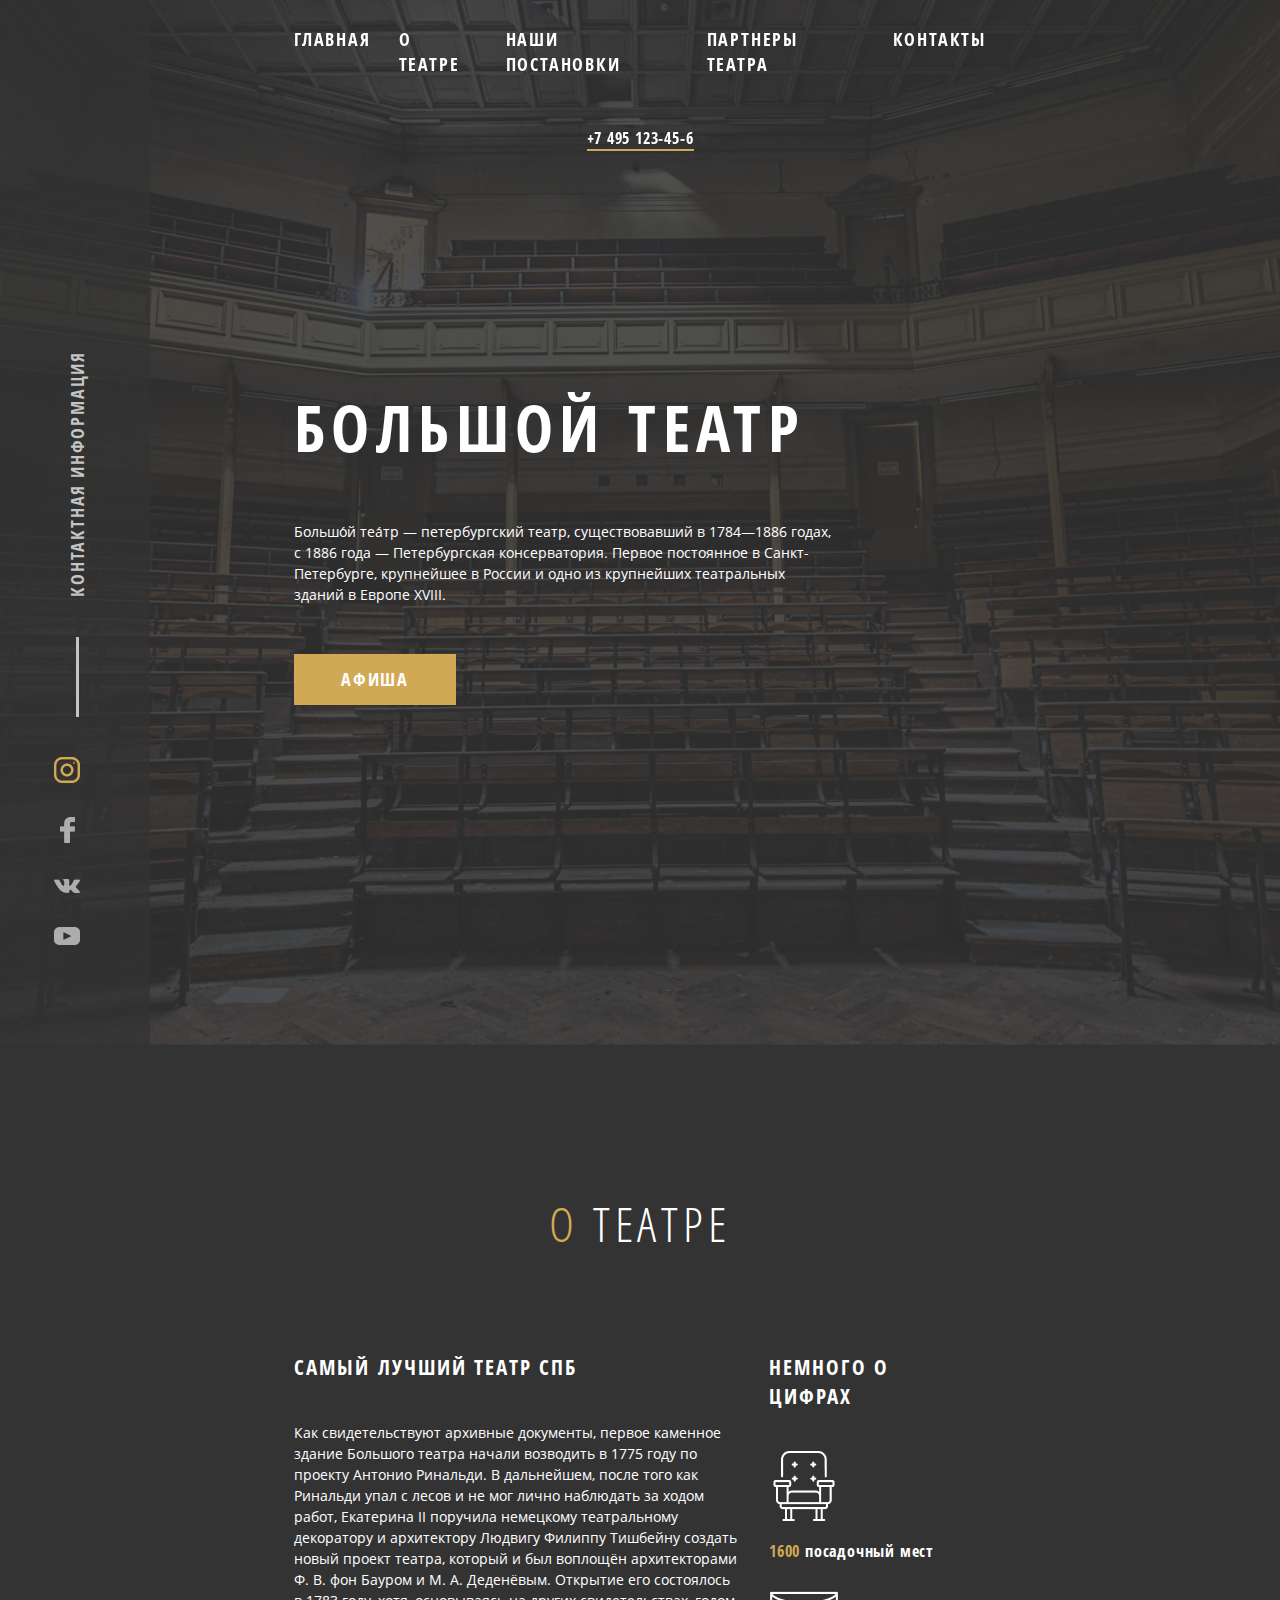
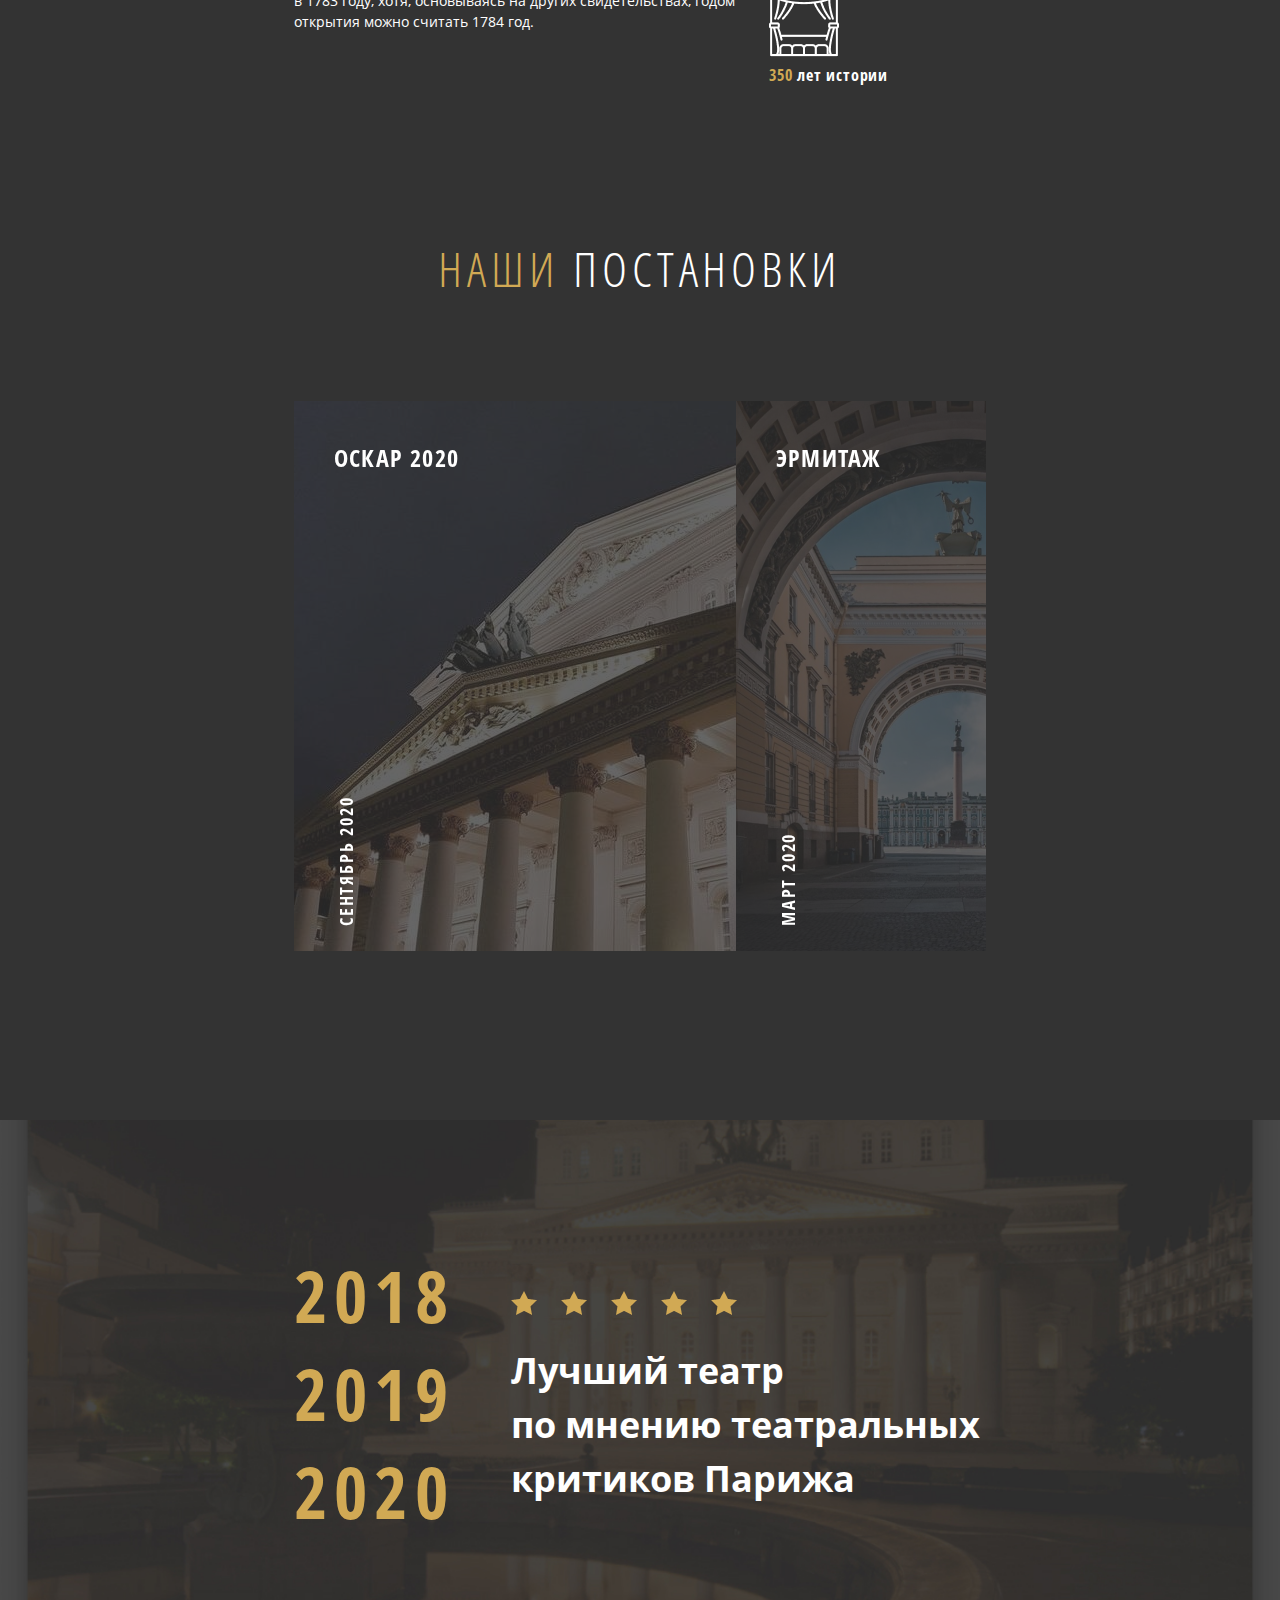
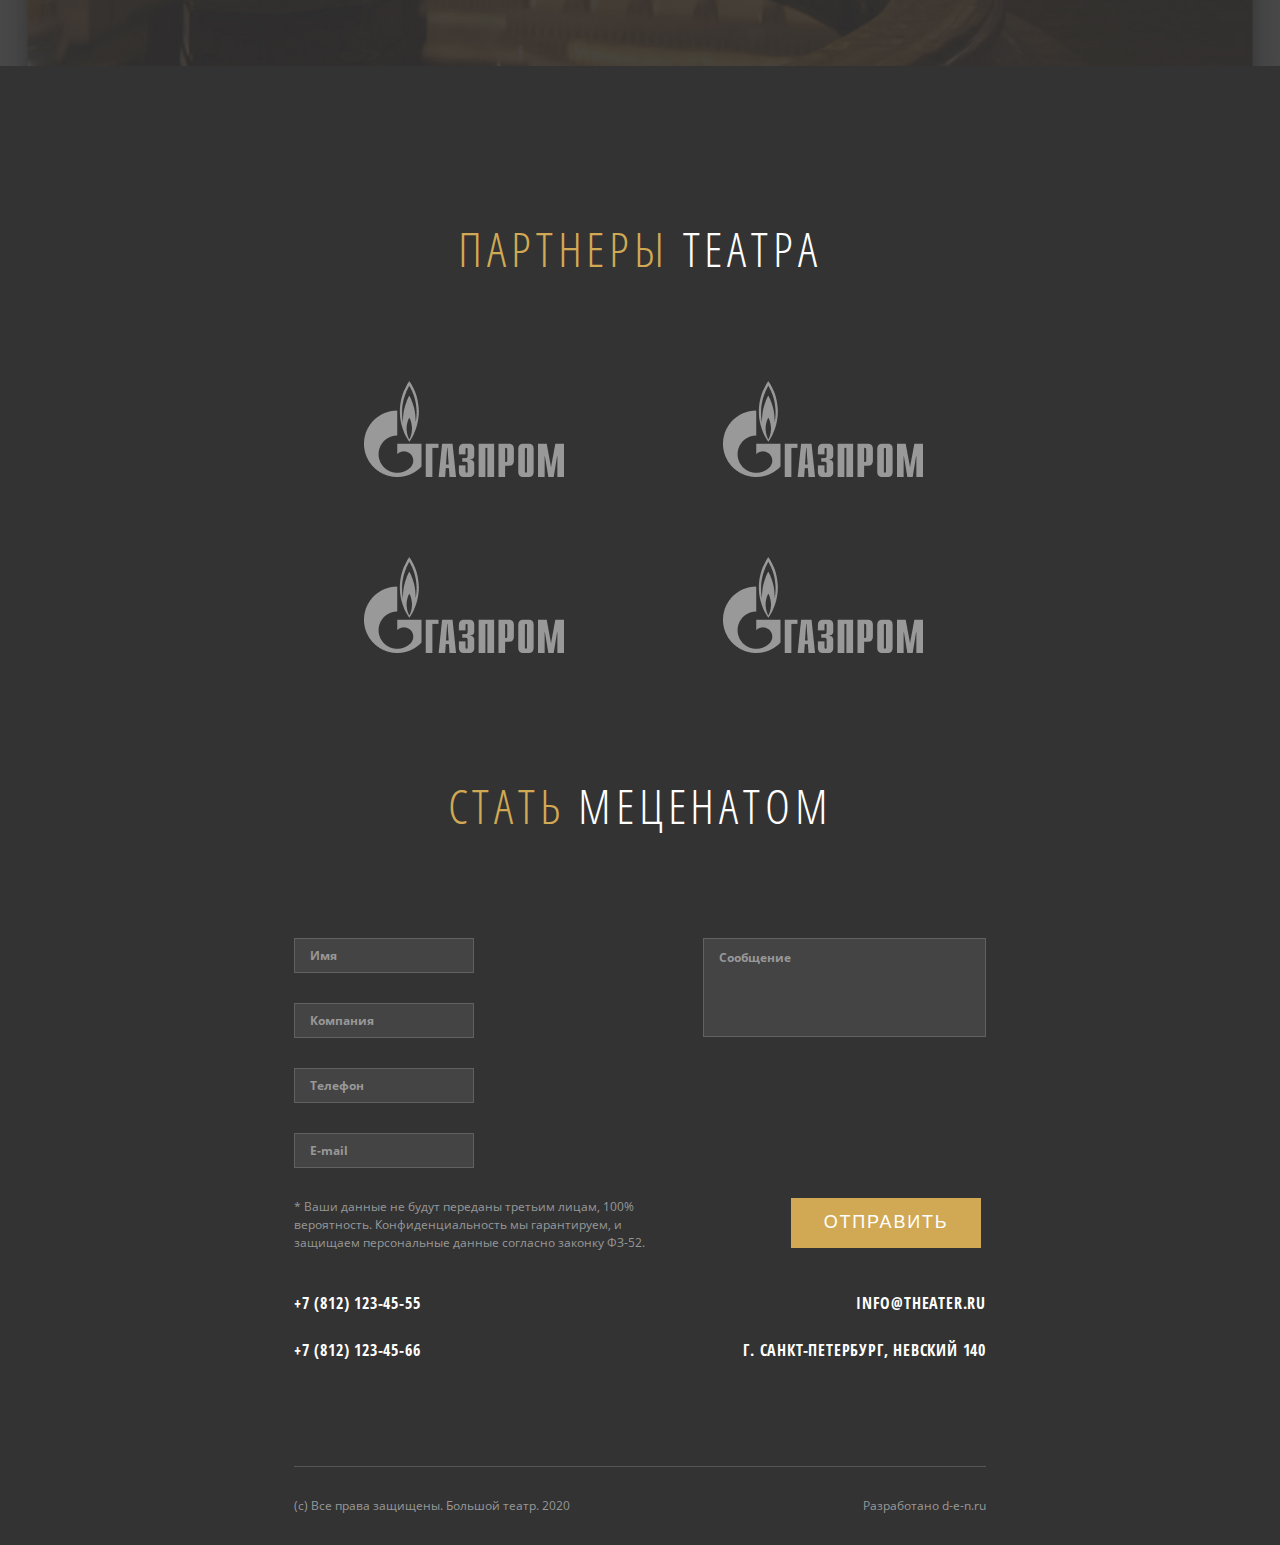
<file: bigtheatre/index.html>
<!DOCTYPE html>
<html lang="en">
<head>
    <meta charset="UTF-8">
    <title>Big Theatre</title>
    <link
            rel="stylesheet"
            href="https://cdnjs.cloudflare.com/ajax/libs/animate.css/4.1.1/animate.min.css"
    />
    <link rel="stylesheet" href="css/carousel/owl.carousel.min.css">
    <link rel="stylesheet" href="css/carousel/owl.theme.default.css">
    <link rel="stylesheet" href="css/style.css">
    <meta name="viewport" content="width=device-width, initial-scale=1.0, maximum-scale=1.0, user-scalable=no">
</head>
<body>
<header>
    <div class="leftPanel">
        <div class="contact">
            <h3 class="contactInfo">контактная информация</h3>
            <span></span>
            <ul>
                <li><a href=""><img src="img/instagramImg.png"></a></li>
                <li><a href=""><img src="img/facebookImg.png"></a></li>
                <li><a href=""><img src="img/vkImg.png"></a></li>
                <li><a href=""><img src="img/youtubeImg.png"></a></li>
            </ul>
        </div>
    </div>
    <div id="main" class="mainHeader">
        <div class="fixedPanel">
            <div class="panelWrapper">
                <nav id="menu">
                    <ul class="nav">
                        <li><a href="#main">Главная</a></li>
                        <li><a href="#about">О театре</a></li>
                        <li><a href="#performances">Наши постановки</a></li>
                        <li><a href="#partners">Партнеры театра</a></li>
                        <li><a href="#contacts">Контакты</a></li>
                    </ul>
                    <!-- бургер меню -->
                    <div class="burger">
                        <div id="burgerMenu" class="burgerMenu"></div>
                        <nav id="burgerNav" class="burgerNav">
                            <div id="close" class="burgerClose"></div>
                            <ul class="burgerItems">
                                <li><a href="#main">Главная</a></li>
                                <li><a href="#about">О театре</a></li>
                                <li><a href="#performances">Наши постановки</a></li>
                                <li><a href="#partners">Партнеры театра</a></li>
                                <li><a href="#contacts">Контакты</a></li>
                            </ul>
                            <div>
                                <div class="firstImgCont">
                                    <img src="img/burgerFacebook.png">
                                    <img src="img/burgerInst.png">
                                </div>
                                <div class="secondImgCont">
                                    <img src="img/burgerYoutube.png">
                                    <img src="img/burgerVk.png">
                                </div>
                            </div>
                        </nav>
                    </div>
                </nav>
            <a class="phone" href="">+7 495 123-45-6</a>
            </div>
        </div>
        <div class="infoHeader">
            <div class="info">
                <h1>Большой театр</h1>
                <p>
                    Большо́й теа́тр — петербургский театр, существовавший в 1784—1886 годах, с 1886 года —
                    Петербургская
                    консерватория. Первое постоянное в Санкт-Петербурге, крупнейшее в России и одно из крупнейших
                    театральных зданий в Европе XVIII.
                </p>
                <button>афиша</button>
            </div>
            <div class="poster">
                <img class="topImg " src="img/posterImg.png">
                <div class="darkGround"></div>
                <img class="botImg " src="img/posterImg.png">
                <div class="sliderNav">
                    <span class="prevBtn">Пред</span>
                    <span class="nextBtn">след</span>
                </div>
            </div>
        </div>
    </div>
</header>
<div class="main">
    <div id="about" class="about">
        <div class="aboutHeader">
            <h1><span>о</span> театре</h1>
        </div>
        <div class="wraper">
            <div class="aboutInfo">
                <h2>Самый лучший театр СПБ</h2>
                <p>Как свидетельствуют архивные документы, первое каменное здание Большого театра начали возводить в 1775 году по проекту Антонио Ринальди. В дальнейшем, после того как Ринальди упал с лесов и не мог лично наблюдать за ходом работ, Екатерина II поручила немецкому театральному декоратору и архитектору Людвигу Филиппу Тишбейну создать новый проект театра, который и был воплощён архитекторами Ф. В. фон Бауром и М. А. Деденёвым. Открытие его состоялось в 1783 году, хотя, основываясь на других свидетельствах, годом открытия можно считать 1784 год.</p>
            </div>
            <div class="numberInfo">
                <h2>немного о цифрах</h2>
                <div class="numberCont">
                    <div class="armchair">
                        <img src="img/armchairImg.png" alt="">
                        <p><span>1600</span> посадочный мест</p>
                    </div>
                    <div class="theater">
                        <img src="img/theaterImg.png" alt="">
                        <p><span>350</span> лет истории</p>
                    </div>
                </div>
            </div>
            <div class="imgInfo">
                <img src="img/aboutImg.png" alt="">
            </div>
        </div>
    </div>
    <div id="performances" class="performances">
        <div class="titlePerf">
            <h1><span>наши</span> постановки</h1>
        </div>
        <!-- контейнер -->
        <div class="wrapper">
            <div class="perfContainer">
                <figure class="perf1 imgDiv">
                    <img src="img/perf1.jpg" alt="">
                    <div class="figcap">
                        <h3>ОСКАР 2020</h3>
                        <p>сентябрь 2020</p>
                    </div>
                    <div class="search">
                        <img src="img/search.png" alt="">
                    </div>
                </figure>
                <figure class="perf2 imgDiv">
                    <img src="img/perf2.jpg" alt="">
                    <div class="figcap">
                        <h3>ЭРМИТАЖ</h3>
                        <p>март 2020</p>
                    </div>
                    <div class="search">
                        <img src="img/search.png" alt="">
                    </div>
                </figure>
                <figure class="perf3 imgDiv">
                    <img src="img/perf3.jpg" alt="">
                    <div class="figcap">
                        <h3>золотой грамофон</h3>
                        <p>июль 2020</p>
                    </div>
                    <div class="search">
                        <img src="img/search.png" alt="">
                    </div>
                </figure>
                <figure class="perf4 imgDiv">
                    <img src="img/perf4.jpg" alt="">
                    <div class="figcap">
                        <h3>щелкунчик</h3>
                        <p>май 2020</p>
                    </div>
                    <div class="search">
                        <img src="img/search.png" alt="">
                    </div>
                </figure>
            </div>
        </div>
        <!-- карусель -->
        <div class="wrapper-carousel">
            <div class="owl-carousel prefomance-carousel">
                <div style="min-width: 442px">
                    <figure class="perf1 imgDiv">
                        <img src="img/perf1.jpg"height="550" width="442"
                             style="min-width: 442px">
                        <div class="figcap">
                            <h3>ОСКАР 2020</h3>
                            <p>сентябрь 2020</p>
                        </div>
                        <div class="search">
                            <img src="img/search.png" alt="">
                        </div>
                    </figure>
                </div>
                <div style="min-width: 442px">
                    <figure class="perf2 imgDiv">
                        <img src="img/perf2.jpg" height="550" width="442"
                             style="min-width: 442px">
                        <div class="figcap">
                            <h3>ЭРМИТАЖ</h3>
                            <p>март 2020</p>
                        </div>
                        <div class="search">
                            <img src="img/search.png" alt="">
                        </div>
                    </figure>
                </div>
                <div style="min-width: 442px">
                    <figure class="perf3 imgDiv">
                        <img src="img/perf3.jpg" height="550" width="442"
                             style="min-width: 442px">
                        <div class="figcap">
                            <h3>золотой грамофон</h3>
                            <p>июль 2020</p>
                        </div>
                        <div class="search">
                            <img src="img/search.png" alt="">
                        </div>
                    </figure>
                </div>
                <div style="min-width: 442px">
                    <figure class="perf4 imgDiv">
                        <img src="img/perf4.jpg" height="550" width="442"
                             style="min-width: 442px">
                        <div class="figcap">
                            <h3>щелкунчик</h3>
                            <p>май 2020</p>
                        </div>
                        <div class="search">
                            <img src="img/search.png" alt="">
                        </div>
                    </figure>
                </div>
            </div>
        </div>
    </div>
    <div class="reviews">
        <div class="wrapper">
            <div class="container">
                <div class="ages">
                    <h2>2018</h2>
                    <h2>2019</h2>
                    <h2>2020</h2>
                </div>
                <div class="criticOpin">
                    <div class="stars">
                        <img src="img/starImg.png" alt="">
                        <img src="img/starImg.png" alt="">
                        <img src="img/starImg.png" alt="">
                        <img src="img/starImg.png" alt="">
                        <img src="img/starImg.png" alt="">
                    </div>
                    <div class="opinion">
                        <p>Лучший театр<br>по мнению театральных критиков Парижа</p>
                    </div>
                </div>
            </div>
        </div>
    </div>
    <div id="partners" class="partners">
        <div class="wraper">
            <div class="partnersHeader">
                <h1><span>партнеры</span> театра</h1>
            </div>
            <!-- контейнер -->
            <div class="container">
                <div class="firstCont">
                    <img src="img/partners.png" alt="">
                    <img src="img/partners.png" alt="">
                    <img src="img/partners.png" alt="">
                    <img src="img/partners.png" alt="">
                </div>
                <div class="secondCont">
                    <img src="img/partners.png" alt="">
                    <img src="img/partners.png" alt="">
                    <img src="img/partners.png" alt="">
                    <img src="img/partners.png" alt="">
                </div>
            </div>
            <!-- карусель -->
            <div class="container-carousel">
                <div class="owl-carousel first-partners-carousel">
                    <div><img src="img/partners.png" width="200" height="96" style="max-width: 200px"></div>
                    <div><img src="img/partners.png" width="200" height="96" style="max-width: 200px"></div>
                    <div><img src="img/partners.png" width="200" height="96" style="max-width: 200px"></div>
                    <div><img src="img/partners.png" width="200" height="96" style="max-width: 200px"></div>
                </div>
                <div class="owl-carousel second-partners-carousel">
                    <div><img src="img/partners.png" width="200" height="96" style="max-width: 200px"></div>
                    <div><img src="img/partners.png" width="200" height="96" style="max-width: 200px"></div>
                    <div><img src="img/partners.png" width="200" height="96" style="max-width: 200px"></div>
                    <div><img src="img/partners.png" width="200" height="96" style="max-width: 200px"></div>
                </div>
            </div>
        </div>
    </div>
</div>
<footer>
    <div id="contacts" class="contacts">
        <div class="wraper">
            <div class="contactHeader">
                <h1><span>стать</span> меценатом</h1>
            </div>
            <div class="contactContainer">
                <div class="containerInfo">
                    <div class="contactPhone">
                        <p>+7 (812) 123-45-55</p>
                        <p>+7 (812) 123-45-66</p>
                    </div>
                    <div class="contactAdress">
                        <p>info@theater.ru</p>
                        <p>г. санкт-петербург, невский 140</p>
                    </div>
                </div>
                <div class="mailingContainer">
                    <div class="inputs">
                        <div class="infoInputs">
                           <div class="firstInputs">
                               <input type="text" placeholder="Имя">
                               <input type="text" placeholder="Компания">
                           </div>
                            <div class="secondInputs">
                                <input type="text" placeholder="Телефон">
                                <input type="text" placeholder="E-mail">
                            </div>
                        </div>
                        <div class="messageInput">
                            <input type="text" placeholder="Сообщение">
                        </div>
                    </div>
                    <div class="mailingDisc">
                        <p>* Ваши данные не будут переданы третьим лицам, 100%<br> вероятность. Конфиденциальность мы гарантируем, и защищаем персональные данные согласно законку ФЗ-52.</p>
                        <button>отправить</button>
                    </div>
                </div>
            </div>
        </div>
    </div>
    <div class="copyright">
        <span></span>
        <div class="copyrightInfo">
            <p>(с) Все права защищены. Большой театр. 2020</p>
            <p>Разработано d-e-n.ru</p>
        </div>
    </div>
</footer>
<script type="text/javascript" src="https://ajax.googleapis.com/ajax/libs/jquery/1.10.1/jquery.min.js"></script>
<script src="scripts/index.js"></script>
<script
        src="https://code.jquery.com/jquery-3.5.1.min.js"
        integrity="sha256-9/aliU8dGd2tb6OSsuzixeV4y/faTqgFtohetphbbj0="
        crossorigin="anonymous"></script>
<script src="scripts/owl.carousel.min.js"></script>
<script type="text/javascript">
    $(document).ready(function(){
        $("#menu").on("click","a", function (event) {
            event.preventDefault();
            var id  = $(this).attr('href'),
                top = $(id).offset().top;
            $('body,html').animate({scrollTop: top}, 1500);
        });
    });
    $(document).ready(function(){
        $(".prefomance-carousel").owlCarousel({
            items:2,
            freeDrag: false,
            autoWidth: true,
            autoHeight: true,
            loop: true,
        });
    });
    $(document).ready(function(){
        $(".first-partners-carousel").owlCarousel({
            items:2,
            freeDrag: false,
            autoWidth: false,
            autoHeight: true,
            loop: true,
            margin:25,
            responsive: {
                0 : {
                    items: 1
                },
                450: {
                    items: 2
                }
            }
        });
    });
    $(document).ready(function(){
        $(".second-partners-carousel").owlCarousel({
            items:2,
            freeDrag: false,
            autoWidth: false,
            autoHeight: true,
            loop: true,
            margin:25,
            responsive: {
                0 : {
                    items: 1
                },
                450: {
                    items: 2
                }
            }
        });
    });
</script>
</body>
</html>
</file>
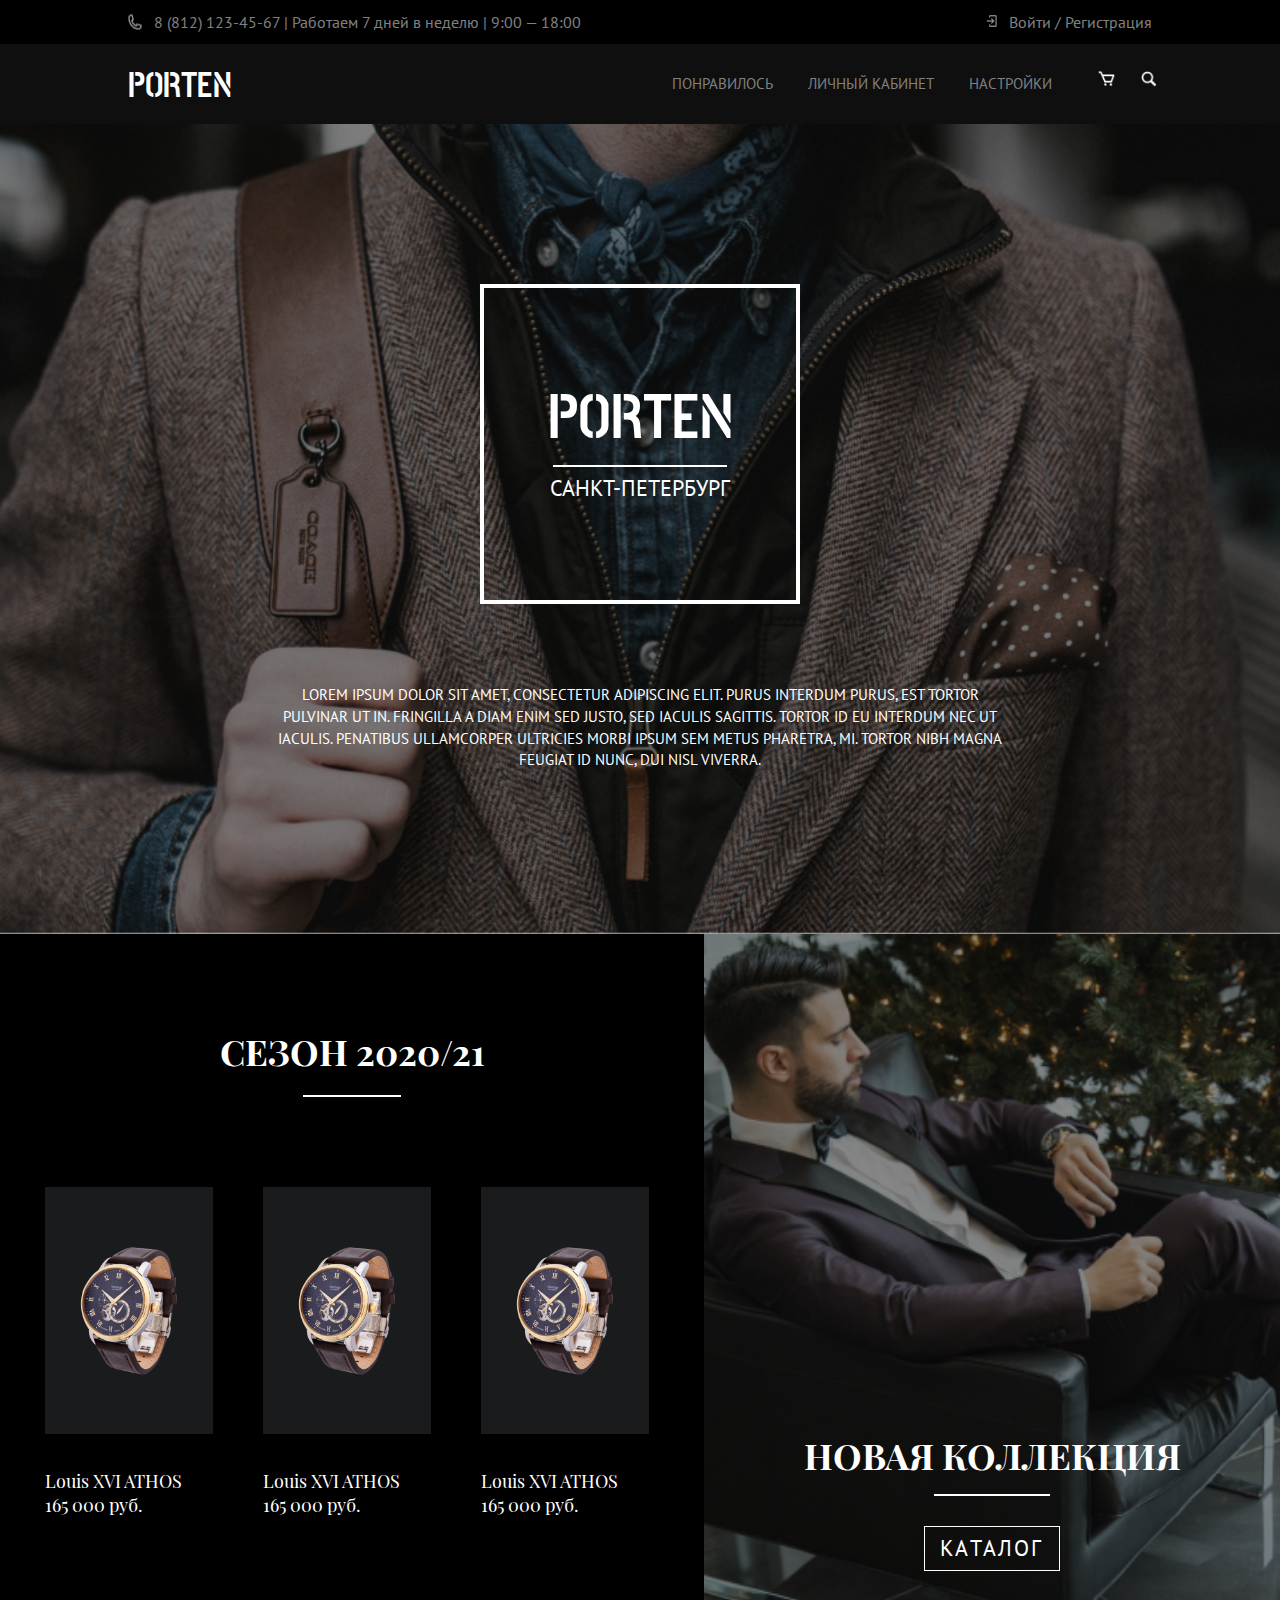
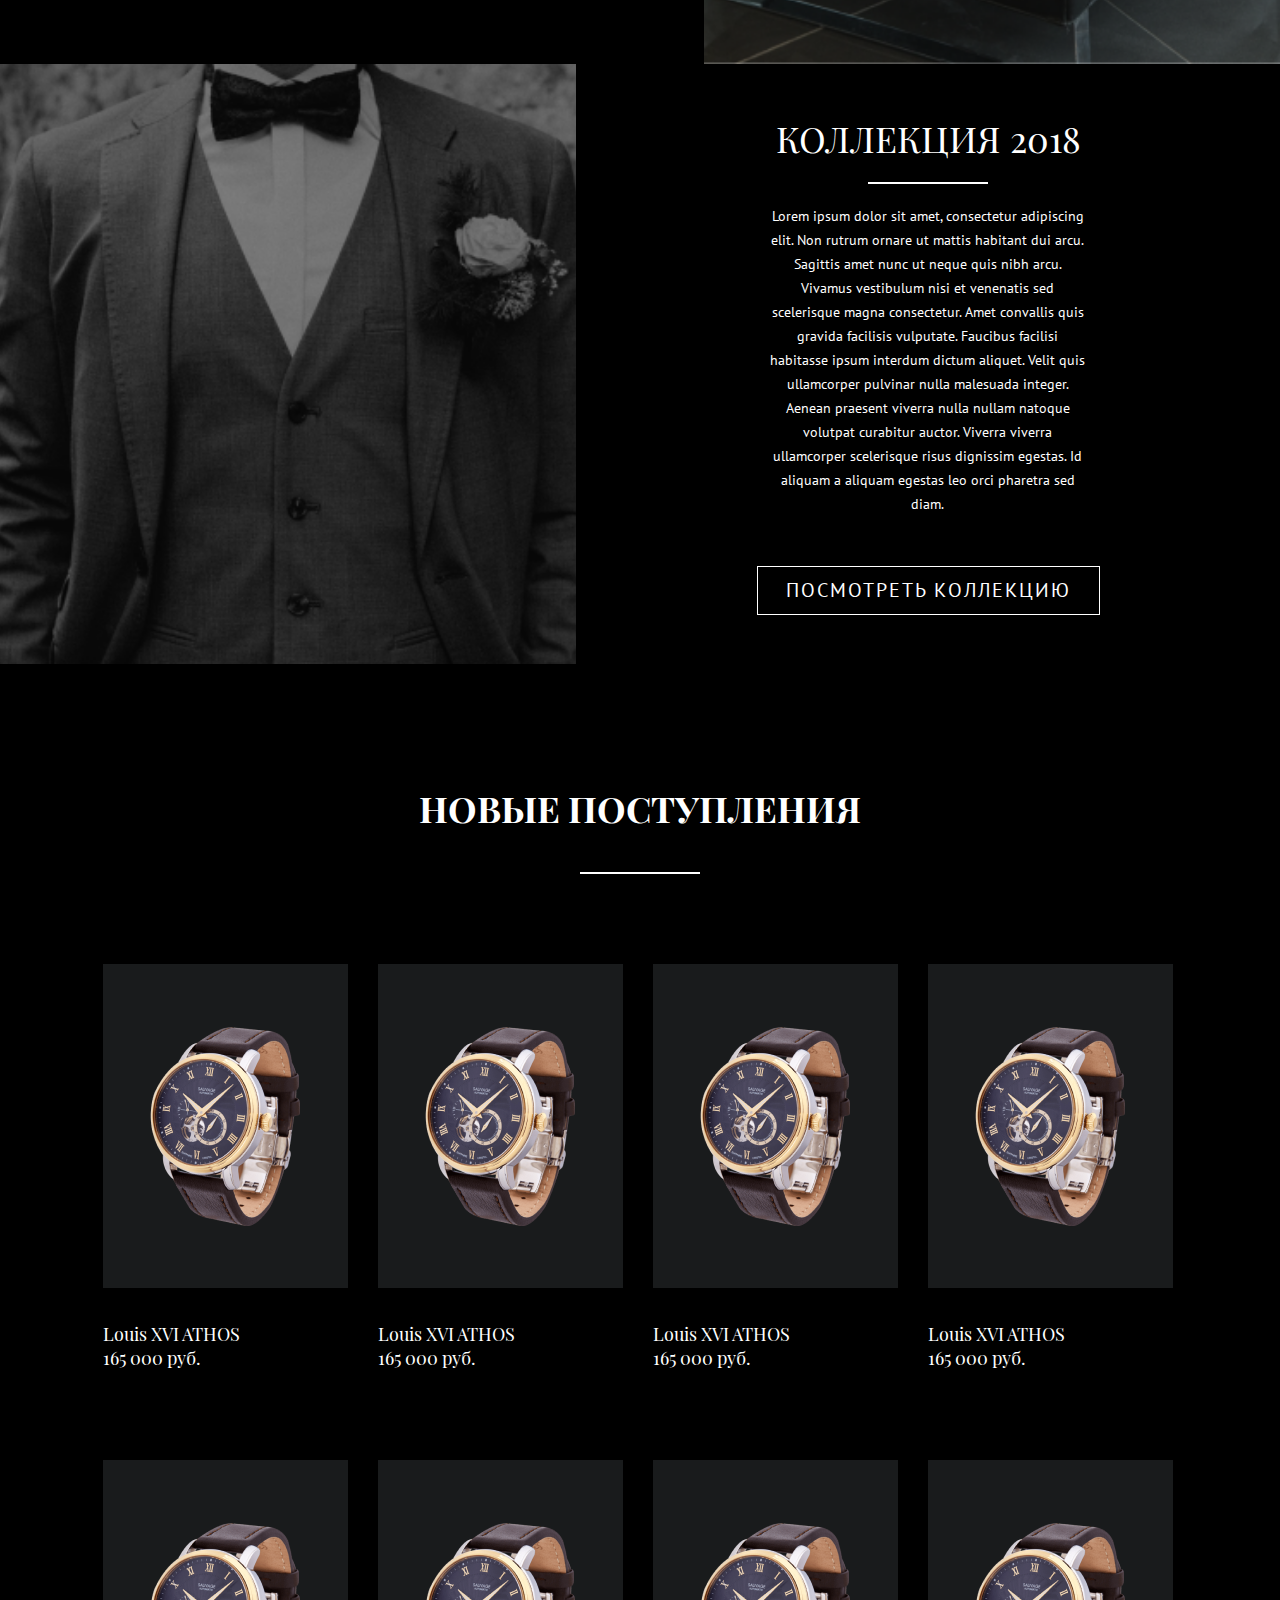
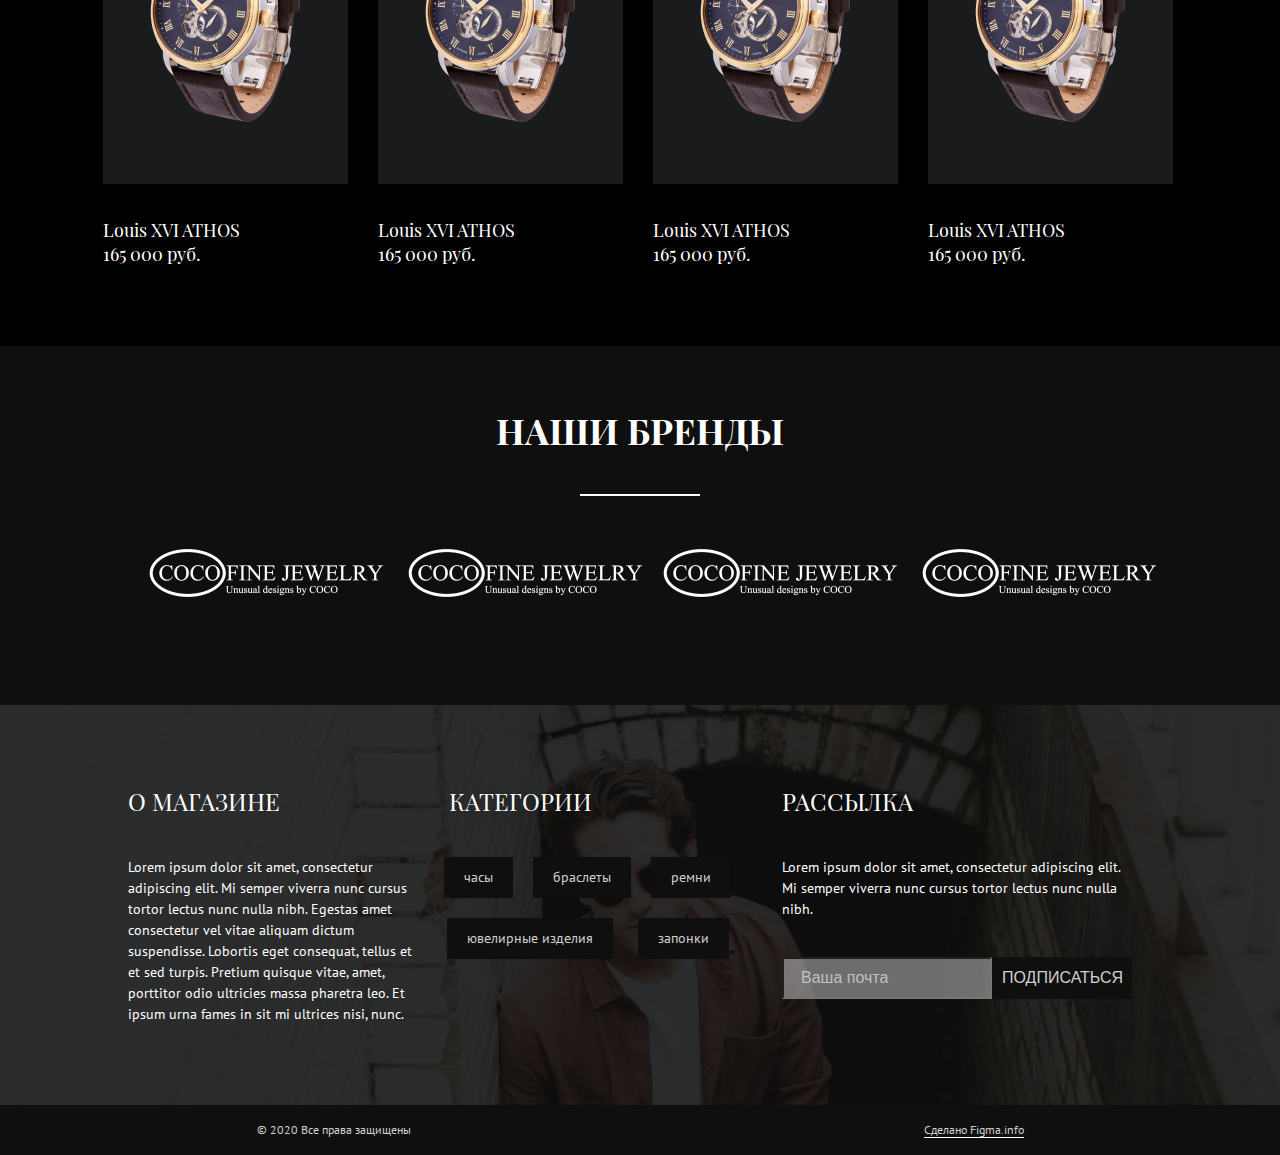
<file: clock/index.html>
<!DOCTYPE html>
<html lang="en">
<head>
    <meta charset="UTF-8">
    <meta name="viewport" content="width=device-width, initial-scale=1, shrink-to-fit=no">
    <title>Clock LP</title>
    <link rel="stylesheet" href="https://maxcdn.bootstrapcdn.com/bootstrap/4.0.0/css/bootstrap.min.css" integrity="sha384-Gn5384xqQ1aoWXA+058RXPxPg6fy4IWvTNh0E263XmFcJlSAwiGgFAW/dAiS6JXm" crossorigin="anonymous">
    <link href="css/main.css" rel="stylesheet">
</head>
<body>
<div class="pageWrapper">
<header>
    <div class="topLine">
        <div class="topLineInfo">
            <div class="topContainerInfo">
                <img src="img/Vector.png" class="phoneImg">
                <p>&nbsp8 (812) 123-45-67 | Работаем 7 дней в неделю | 9:00 — 18:00</p>
            </div>
        </div>
        <div class="topLineLog">
            <div class="topContainerLog">
                <img src="img/arrow.png" class="arrowImg">
                <p> Войти / Регистрация</p>
            </div>
        </div>
    </div>
    <div class="secondLine">
        <div class="secondLineLogo">
            <h1 >PORTEN</h1>
        </div>
        <div class="secondLineNav">
           <div><button class="likeBtn">Понравилось</button></div>
           <div><button class="accountBtn">Личный кабинет</button></div>
           <div><button class="settingsBtn">Настройки</button></div>
           <div><p><img src="img/Cart.png" class="cart"></p></div>
           <div><p><img src="img/Loupe.png" class="loupe"></p></div>
        </div>
    </div>
    <nav class="navbar navbar-expand-lg navbar-dark bg-dark">
        <!-- Контейнер (определяет ширину компонента Navbar) -->
        <div class="container">
            <!-- Бренд и кнопка «Гамбургер» -->
            <a class="navbar-brand" href="#">PORTEN</a>
            <button class="navbar-toggler" type="button" data-toggle="collapse"
                    data-target="#navbar-example" aria-controls="navbar-example"
                    aria-expanded="false" aria-label="Toggle navigation">
                <span class="navbar-toggler-icon"></span>
            </button>
            <!-- Основная часть меню -->
            <div class="collapse navbar-collapse" id="navbar-example">
                <!-- Этот блок расположен слева -->
                <ul class="navbar-nav mr-auto">
                    <li class="nav-item ">
                        <a class="nav-link" href="#">
                            Понравилось <span class="sr-only"></span>
                        </a>
                    </li>
                    <li class="nav-item">
                        <a class="nav-link" href="#">Личный кабинет</a>
                    </li>
                    <li class="nav-item">
                        <a class="nav-link" href="#">Настройки</a>
                    </li>
                    <li class="nav-item">
                        <a class="nav-link" href="#"><img src="img/Cart.png" class="cart"></a>
                    </li>
                    <li class="nav-item">
                        <a class="nav-link" href="#"><img src="img/Loupe.png" class="loupe"></a>
                    </li>
                </ul>
            </div>
        </div>
    </nav>
</header>
<div class="main">
    <div class="firstScreen">
        <div class="wrapper">
            <div class="logo">
                <h1>PORTEN</h1>
                <div class="hr"></div>
                <p>санкт-петербург</p>
            </div>
            <p class="description">Lorem ipsum dolor sit amet, consectetur adipiscing elit. Purus interdum purus, est tortor pulvinar ut in. Fringilla a diam enim sed justo, sed iaculis sagittis. Tortor id eu interdum nec ut iaculis. Penatibus ullamcorper ultricies morbi ipsum sem metus pharetra, mi. Tortor nibh magna feugiat id nunc, dui nisl viverra.</p>
        </div>
    </div>
    <div class="newSeason">
        <h1>СЕЗОН 2020/21</h1>
        <div class="hr">
        </div>
        <! слайдер>
        <div id="newArrivalsGoodsCarousel1" class="carousel slide new-arrivals__goods-carousel-first"
             data-ride="carousel">
            <div class="carousel-inner">
                <div class="carousel-item active">
                    <figure class="new-arrivals__good">
                        <p class="new-arrivals__good-img-first"><img src="img/clock.png" alt="watch" ></p>
                        <p class="new-arrivals__good-name-first">Louis XVI ATHOS</p>
                        <p class="new-arrivals__good-price-first">165 000 руб. </p>
                    </figure>
                </div>
                <div class="carousel-item">
                    <figure class="new-arrivals__good">
                        <p class="new-arrivals__good-img-first"><img src="img/clock.png" alt="watch" ></p>
                        <p class="new-arrivals__good-name-first">Louis XVI ATHOS</p>
                        <p class="new-arrivals__good-price-first">165 000 руб. </p>
                    </figure>
                </div>
                <div class="carousel-item">
                    <figure class="new-arrivals__good">
                        <p class="new-arrivals__good-img-first"><img src="img/clock.png" alt="watch" ></p>
                        <p class="new-arrivals__good-name-first">Louis XVI ATHOS</p>
                        <p class="new-arrivals__good-price-first">165 000 руб. </p>
                    </figure>
                </div>
            </div>
            <a class="carousel-control-prev" href="#newArrivalsGoodsCarousel1" role="button" data-slide="prev">
                <span class="carousel-control-prev-icon" aria-hidden="true"></span>
                <span class="sr-only">Previous</span>
            </a>
            <a class="carousel-control-next" href="#newArrivalsGoodsCarousel1" role="button" data-slide="next">
                <span class="carousel-control-next-icon" aria-hidden="true"></span>
                <span class="sr-only">Next</span>
            </a>
        </div>
<!--контейнер-->
        <div class="container">
            <figure class="group3">
                <img src="img/clock.png">
                <figcaption><p class="clockName">Louis XVI ATHOS</p><p class="clockPrice">165 000 руб.</p></figcaption>
            </figure>
            <figure class="group4">
                <img src="img/clock.png"  >
                <figcaption><p class="clockName">Louis XVI ATHOS</p><p class="clockPrice">165 000 руб.</p></figcaption>
            </figure>
            <figure class="group5">
                <img src="img/clock.png"  >
                <figcaption><p class="clockName">Louis XVI ATHOS</p><p class="clockPrice">165 000 руб.</p></figcaption>
            </figure>
        </div>
    </div>
    <div class="newCollection">
        <h1 class="collection">Новая коллекция</h1>
        <div class="hr">
        </div>
        <button class="catalog">Каталог</button>
    </div>
    <div class="collection2018img">
    </div>
    <div class="collection2018">
        <h1>коллекция 2018</h1>
        <div class="hr"></div>
        <p>Lorem ipsum dolor sit amet, consectetur adipiscing elit. Non rutrum ornare ut mattis habitant dui arcu. Sagittis amet nunc ut neque quis nibh arcu. Vivamus vestibulum nisi et venenatis sed scelerisque magna consectetur. Amet convallis quis gravida facilisis vulputate. Faucibus facilisi habitasse ipsum interdum dictum aliquet. Velit quis ullamcorper pulvinar nulla malesuada integer. Aenean praesent viverra nulla nullam natoque volutpat curabitur auctor. Viverra viverra ullamcorper scelerisque risus dignissim egestas. Id aliquam a aliquam egestas leo orci pharetra sed diam. </p>
        <button class="showCollbtn">посмотреть коллекцию</button>
    </div>
    <div class="newGoods">
        <h1>новые поступления</h1>
        <div class="hr"></div>
        <div class="goodsContainer">
            <!--
            слайдер
            -->
            <div id="newArrivalsGoodsCarousel1" class="carousel slide new-arrivals__goods-carousel"
                 data-ride="carousel">
                <div class="carousel-inner">
                    <div class="carousel-item active">
                        <figure class="new-arrivals__good">
                            <p class="new-arrivals__good-img"><img src="img/clock.png" alt="watch" ></p>
                            <p class="new-arrivals__good-name">Louis XVI ATHOS</p>
                            <p class="new-arrivals__good-price">165 000 руб. </p>
                        </figure>
                    </div>
                    <div class="carousel-item">
                        <figure class="new-arrivals__good">
                            <p class="new-arrivals__good-img"><img src="img/clock.png" alt="watch" ></p>
                            <p class="new-arrivals__good-name">Louis XVI ATHOS</p>
                            <p class="new-arrivals__good-price">165 000 руб. </p>
                        </figure>
                    </div>
                    <div class="carousel-item">
                        <figure class="new-arrivals__good">
                            <p class="new-arrivals__good-img"><img src="img/clock.png" alt="watch" ></p>
                            <p class="new-arrivals__good-name">Louis XVI ATHOS</p>
                            <p class="new-arrivals__good-price">165 000 руб. </p>
                        </figure>
                    </div>
                    <div class="carousel-item">
                        <figure class="new-arrivals__good">
                            <p class="new-arrivals__good-img"><img src="img/clock.png" alt="watch" ></p>
                            <p class="new-arrivals__good-name">Louis XVI ATHOS</p>
                            <p class="new-arrivals__good-price">165 000 руб. </p>
                        </figure>
                    </div>
                    <div class="carousel-item">
                        <figure class="new-arrivals__good">
                            <p class="new-arrivals__good-img"><img src="img/clock.png" alt="watch" ></p>
                            <p class="new-arrivals__good-name">Louis XVI ATHOS</p>
                            <p class="new-arrivals__good-price">165 000 руб. </p>
                        </figure>
                    </div>
                    <div class="carousel-item">
                        <figure class="new-arrivals__good">
                            <p class="new-arrivals__good-img"><img src="img/clock.png" alt="watch" ></p>
                            <p class="new-arrivals__good-name">Louis XVI ATHOS</p>
                            <p class="new-arrivals__good-price">165 000 руб. </p>
                        </figure>
                    </div>
                    <div class="carousel-item">
                        <figure class="new-arrivals__good">
                            <p class="new-arrivals__good-img"><img src="img/clock.png" alt="watch" ></p>
                            <p class="new-arrivals__good-name">Louis XVI ATHOS</p>
                            <p class="new-arrivals__good-price">165 000 руб. </p>
                        </figure>
                    </div>
                    <div class="carousel-item">
                        <figure class="new-arrivals__good">
                            <p class="new-arrivals__good-img"><img src="img/clock.png" alt="watch"></p>
                            <p class="new-arrivals__good-name">Louis XVI ATHOS</p>
                            <p class="new-arrivals__good-price">165 000 руб. </p>
                        </figure>
                    </div>
                </div>
                <a class="carousel-control-prev" href="#newArrivalsGoodsCarousel1" role="button" data-slide="prev">
                    <span class="carousel-control-prev-icon" aria-hidden="true"></span>
                    <span class="sr-only">Previous</span>
                </a>
                <a class="carousel-control-next" href="#newArrivalsGoodsCarousel1" role="button" data-slide="next">
                    <span class="carousel-control-next-icon" aria-hidden="true"></span>
                    <span class="sr-only">Next</span>
                </a>
            </div>
            <!--
            контейнер
            -->
         <div class="goodsContainer1">
             <figure class="group4">
                 <img src="img/clock.png"  >
                 <figcaption><p class="clockName">Louis XVI ATHOS</p><p class="clockPrice">165 000 руб.</p></figcaption>
             </figure>
             <figure class="group5">
                 <img src="img/clock.png"  >
                 <figcaption><p class="clockName">Louis XVI ATHOS</p><p class="clockPrice">165 000 руб.</p></figcaption>
             </figure>
             <figure class="group6">
                 <img src="img/clock.png"  >
                 <figcaption><p class="clockName">Louis XVI ATHOS</p><p class="clockPrice">165 000 руб.</p></figcaption>
             </figure>
             <figure class="group7">
                 <img src="img/clock.png"  >
                 <figcaption><p class="clockName">Louis XVI ATHOS</p><p class="clockPrice">165 000 руб.</p></figcaption>
             </figure>
         </div>
          <div class="goodsContainer2">
             <figure class="group8">
                 <img src="img/clock.png"  >
                 <figcaption><p class="clockName">Louis XVI ATHOS</p><p class="clockPrice">165 000 руб.</p></figcaption>
             </figure>
             <figure class="group9">
                 <img src="img/clock.png"  >
                 <figcaption><p class="clockName">Louis XVI ATHOS</p><p class="clockPrice">165 000 руб.</p></figcaption>
             </figure>
             <figure class="group10">
                 <img src="img/clock.png" >
                 <figcaption><p class="clockName">Louis XVI ATHOS</p><p class="clockPrice">165 000 руб.</p></figcaption>
             </figure>
             <figure class="group11">
                 <img src="img/clock.png"  >
                 <figcaption><p class="clockName">Louis XVI ATHOS</p><p class="clockPrice">165 000 руб.</p></figcaption>
             </figure>
           </div>
         </div>
    </div>
    <div class="ourBrands">
        <h1>наши бренды</h1>
        <div class="hr"></div>
        <div class="brandsContainer">
            <div class="brandscon1">
            <img src="img/brand.png" class="brand1">
            <img src="img/brand.png" class="brand2">
            </div>
            <div class="brandscon2">
            <img src="img/brand.png" class="brand3">
            <img src="img/brand.png" class="brand4">
            </div>
        </div>
    </div>
</div>
<footer>
    <div class="info">
        <div class="infoContainer">
            <div class="aboutContainer">
                <h1 class="about">О магазине</h1>
                <p class="aboutInfo">Lorem ipsum dolor sit amet, consectetur adipiscing elit. Mi semper viverra nunc cursus tortor lectus nunc nulla nibh. Egestas amet consectetur vel vitae aliquam dictum suspendisse. Lobortis eget consequat, tellus et et sed turpis. Pretium quisque vitae, amet, porttitor odio ultricies massa pharetra leo. Et ipsum urna fames in sit mi ultrices nisi, nunc.</p>
            </div>
            <div class="categoryContainer">
                <h1 class="category">Категории</h1>
                <div class="all">
                <div class="cbb">
                    <button class="clock">часы</button>
                    <button class="bracelets">браслеты</button>
                    <button class="belts">ремни</button>
                </div>
                <div class="jc">
                    <button class="jewelry">ювелирные изделия</button>
                    <button class="cufflinks">запонки</button>
                </div>
                </div>
            </div>
            <div class="mailingContainer">
                <h1 class="mailing">Рассылка</h1>
                <p class="mailingInfo">Lorem ipsum dolor sit amet, consectetur adipiscing elit. Mi semper viverra nunc cursus tortor lectus nunc nulla nibh.</p>
                <div class="inputContainer">
                <input type="text" placeholder="Ваша почта">
                <button class="submit">ПОДПИСАТЬСЯ</button>
                </div>
            </div>
        </div>
    </div>
    <div class="lastLine">
        <h3 class="copyright">© 2020 Все права защищены</h3>
        <h3 class="madeBy">Сделано Figma.info</h3>
    </div>
</footer>
</div>
<script src="https://code.jquery.com/jquery-3.2.1.slim.min.js" integrity="sha384-KJ3o2DKtIkvYIK3UENzmM7KCkRr/rE9/Qpg6aAZGJwFDMVNA/GpGFF93hXpG5KkN" crossorigin="anonymous"></script>
<script src="https://cdnjs.cloudflare.com/ajax/libs/popper.js/1.12.9/umd/popper.min.js" integrity="sha384-ApNbgh9B+Y1QKtv3Rn7W3mgPxhU9K/ScQsAP7hUibX39j7fakFPskvXusvfa0b4Q" crossorigin="anonymous"></script>
<script src="https://maxcdn.bootstrapcdn.com/bootstrap/4.0.0/js/bootstrap.min.js" integrity="sha384-JZR6Spejh4U02d8jOt6vLEHfe/JQGiRRSQQxSfFWpi1MquVdAyjUar5+76PVCmYl" crossorigin="anonymous"></script>
</body>
</html>
</file>
<file: bigtheatre/css/style.css>
@import "reset.css";
@import "fonts.css";
@import "base.css";
@import "header.css";
@import "main.css";
@import "footer.css";
@import "media.css";
</file>
<file: clock/css/main.css>
@import "reset.css";
@font-face {
    font-family: "PTSans";
    src: url("../fonts/PT_Sans/PTSans-Regular.ttf") format("truetype");
    font-style: normal;
    font-weight: 400; }

@font-face {
    font-family: "PostNoBillsJaffna";
    src: url("../fonts/Post_No_Bills_Jaffna/PostNoBillsJaffna-Bold.ttf") format("truetype");
    font-style: normal;
    font-weight: 700; }

@font-face {
    font-family: "\PlayfairDisplay";
    src: url("../fonts/Playfair_Display/PlayfairDisplay-Bold.ttf") format("truetype");
    font-style: normal;
    font-weight: 700; }

@font-face {
    font-family: "\PlayfairDisplay";
    src: url("../fonts/Playfair_Display/PlayfairDisplay-Regular.ttf") format("truetype");
    font-style: normal;
    font-weight: normal; }
html {
    box-sizing: border-box;
}
html,body{
    overflow-x: hidden
}
*, *::before, *::after {
    box-sizing: inherit;
}
.pageWrapper {
    max-width: 1824px;
    margin: 0 auto;
}
header {
    width: 100%;
}
.topLine {
    padding-top: 14px;
    padding-bottom: 14px;
    background-color: black;
    min-height: 44px;
    display: flex;
    flex-wrap: wrap;
    justify-content: space-between;
    align-content: center;
}
.topLine p {
    color: gray;
    font-family: "PTSans";
    font-style: normal;
    font-weight: normal;
    font-size: 12px;
    line-height: 16px;
}
.topContainerInfo{
    display: flex;
    flex-direction: row;
}
.topContainerLog{
    display: flex;
    flex-direction: row;
}
.topContainerLog p {
    padding-left: 10px;
}
.topLineInfo {
    padding-left: 10%;
}
.topLineInfo .phoneImg {
    width: 13,36px;
    height: 13,36px;
    padding-right: 8px;
    -webkit-touch-callout: none;
    -webkit-user-select: none;
    -khtml-user-select: none;
    -moz-user-select: none;
    -ms-user-select: none;
    user-select: none;
}
.topLineLog {
    padding-right: 10%;
}
.topLineLog .arrowImg {
    width: 14px;
    height: 14px;
    padding-right: -10px;
    -webkit-touch-callout: none;
    -webkit-user-select: none;
    -khtml-user-select: none;
    -moz-user-select: none;
    -ms-user-select: none;
    user-select: none;
}
.secondLine {
    height: 80px;
    background: #0F0F0F;
    display: flex;
    flex-wrap: wrap;
    justify-content: space-between;
    align-content: center;
}
.secondLineLogo  {
    color: white;
    font-family: "PostNoBillsJaffna";
    width: 104px;
    padding-top: 6px;
    margin: auto 10%;
    height: 49px;
    font-weight: bold;
    font-size: 36px;
    line-height: 54px;
}
.secondLineNav {
    display: flex;
    padding-right: 10%;
    height: 100%;

}
.secondLineNav div {
    display: inline-block;
    margin-right: -5px;

}
.secondLine div button {
    padding: 31px 20px 31px 20px;
}
.secondLineNav div:nth-child(5){
    padding-right: 0;
    padding-top: 27px;
}
.secondLineNav div:nth-child(4){
    padding-right: 30px;
    padding-top: 25px;
    padding-left: 30px;
}
button.likeBtn,.accountBtn,.settingsBtn {
    padding: 0 10px 0 10px;
    font-family: "PTSans";
    font-style: normal;
    font-weight: normal;
    font-size: 14px;
    line-height: 18px;
    text-transform: uppercase;
    background: #0F0F0F;
    color: gray;
    border: none;
    height: 80px;
    outline: 0;
}
.secondLineNav button:focus {
    color: #FFFFFF;
    background: #1F1F1F;
    outline: none;
    border: none;
}
.secondLineNav button:hover{
    color: #FFFFFF;
    background: #1F1F1F;
    outline: none;
    border: none;
}
.secondLineNav .cart {
    width: 25px;
    -webkit-touch-callout: none;
    -webkit-user-select: none;
    -khtml-user-select: none;
    -moz-user-select: none;
    -ms-user-select: none;
    user-select: none;
}
.secondLineNav .loupe {
    width: 20px;
    -webkit-touch-callout: none;
    -webkit-user-select: none;
    -khtml-user-select: none;
    -moz-user-select: none;
    -ms-user-select: none;
    user-select: none;
}
.bg-dark {
    background-color:#0F0F0F!important;
    display: none;
}
.navbar-light .navbar-toggler {
    color: rgba(252, 255, 220,);
    border-color: rgba(255,255,255,.1);
}
.navbar-light .navbar-brand {
    font-family: "PostNoBillsJaffna";
    font-style: normal;
    font-weight: bold;
    font-size: 36px;
    line-height: 54px;
    color: #FFFFFF;
}
.navbar-brand {
    font-family: "PostNoBillsJaffna";
    font-style: normal;
    font-weight: bold;
    font-size: 36px;
    line-height: 54px;
}
.nav-item {
    padding: 31px 20px;
    padding-left: 0px;
    text-transform: uppercase;
}
.navbar-light .navbar-nav .active>.nav-link, .navbar-light .navbar-nav .nav-link.active, .navbar-light .navbar-nav .nav-link.show, .navbar-light .navbar-nav .show>.nav-link {
    font-family: "PTSans";
    font-style: normal;
    font-weight: normal;
    font-size: 14px;
    line-height: 18px;
    text-transform: uppercase;
    background: #0F0F0F;
    color: gray;
    border: none;
    outline: 0;

}
img {
    max-width: 100%;
}
.firstScreen {
    height: 810px;
    background: url("../img/Background.jpg") no-repeat;
    background-size: cover;
    background-position: center;
    padding-top: 160px;
}
.firstScreen .wrapper {
    max-width: 1100px;
    margin: 0 auto;
    padding: 0 10px;
}
.logo {
    width: 320px;
    height: 320px;
    margin: 0 auto 80px auto;
    border: 4px solid #FFFFFF;
    display: block;
    justify-content: center;
    align-items: center;
    color: #FFFFFF;
}
.logo h1 {
    padding-top: 30%;
    font-family: "PostNoBillsJaffna";
    font-style: normal;
    font-weight: bold;
    font-size: 64px;
    text-align: center;
    display: block;
    margin-bottom: 7px;

}
.logo .hr {
    width: 56%;
    height: 2px;
    background-color: white;
    margin: 0 auto;
}
.logo p {
    padding-top: 7px;
    font-family: "PTSans";
    font-style: normal;
    font-weight: normal;
    font-size: 22px;
    line-height: 28px;
    text-align: center;
    text-transform: uppercase;
}
.firstScreen .description {
    font-family: "PTSans";
    max-width: 730px;
    margin: 0 auto;
    font-size: 16px;
    line-height: 150%;
    text-align: center;
    text-transform: uppercase;
    color: #FFFFFF;
    padding-bottom: 20px;
}
.newSeason {
    float: left;
    width: 55%;
    height: 730px;
    background: black;
}
.newSeason h1 {
    padding-top: 93px;
    color: white;
    font-family: "PlayfairDisplay";
    font-style: normal;
    font-weight: bold;
    font-size: 36px;
    line-height: 48px;
    text-align: center;
    text-transform: uppercase;
}
.newSeason .hr {
    width: 14%;
    height: 2px;
    background-color: white;
    margin: 20px auto auto auto;
}
.new-arrivals__goods-carousel-first{
    display: none;
}
.newSeason .container {
    display: flex;
    justify-content: center;
    margin: 80px auto auto 10px;
}
.container figure {
    padding-top: 10px;
    margin-right: 50px;
}
.container figure:first-child{
    margin-left: 20px;
}
figure img {
    background: #191B1C;
    padding: 30px 15px 30px 15px;
}
figure figcaption {
    color: white;
    padding-top: 30px;
    font-family: "PlayfairDisplay";
    font-style: normal;
    font-weight: normal;
    font-size: 18px;
    line-height: 24px;
}
.newCollection {
    display: flex;
    flex-direction: column;
    float: right;
    width: 45%;
    height: 730px;
    background: url("../img/NewCollection.png") no-repeat ;
    background-size: cover;
    background-position: center;
}
.newCollection h1 {
    padding-top: 500px;
    font-family: "PlayfairDisplay";
    font-style: normal;
    font-weight: bold;
    font-size: 36px;
    text-align: center;
    display: block;
    margin-bottom: 7px;
    color: white;
    padding-bottom: 10px;
    text-transform: uppercase;
}
.newCollection .hr {
    width: 20%;
    margin-bottom: 32px;
    height: 2px;
    background-color: white;
    margin: 0 auto 30px auto;
}
.newCollection .catalog {
    margin: 0 auto;
    padding: 10px 15px;
    font-family: "PTSans";
    font-style: normal;
    font-weight: normal;
    font-size: 22px;
    line-height: 23px;
    text-align: center;
    letter-spacing: 0.1em;
    text-transform: uppercase;
    background: transparent;
    border: 1px solid white;
    color: white;
}
.collection2018img {
    float: left;
    width: 45%;
    height: 600px;
    background: url("../img/Collection2018.png") no-repeat ;
    background-size: cover;
    background-position: center;
}
.collection2018 {
    float: right;
    width: 55%;
    height: 600px;
    background: black;
    display: flex;
    flex-direction: column;
}
.collection2018 h1 {
    padding-top: 100px;
    font-family: "PlayfairDisplay";
    font-style: normal;
    font-weight: normal;
    font-size: 36px;
    line-height: 48px;
    text-align: center;
    text-transform: uppercase;
    color: #FFFFFF;
}
.collection2018 .hr {
    height: 2px;
    background-color: white;
    margin: 0 auto;
    width: 120px;
    margin-top: 20px;
    margin-bottom: 20px;
}
.collection2018 p {
    max-width: 45%;
    margin: 0 auto;
    font-family: "PTSans";
    font-style: normal;
    font-weight: normal;
    font-size: 14px;
    line-height: 24px;
    color: white;
    text-align: center;
    margin-bottom: 50px;
}
.collection2018 button {
    margin: 0 auto;
    font-family: "PTSans";
    font-style: normal;
    font-weight: normal;
    font-size: 20px;
    line-height: 23px;
    text-align: center;
    letter-spacing: 0.1em;
    text-transform: uppercase;
    background: transparent;
    border: 1px solid white;
    color: white;
    padding: 12px 28px ;
}
.newGoods {
    width: 100%;
    clear: both;
    background: black;
}
.new-arrivals__goods-carousel {
    display: none;
    max-width: 500px;
    margin: 0 auto;
}
.newGoods h1 {
    padding-top: 120px;
    padding-bottom: 40px;
    font-family: "PlayfairDisplay";
    font-style: normal;
    font-weight: bold;
    font-size: 36px;
    line-height: 48px;
    text-align: center;
    text-transform: uppercase;
    color: #FFFFFF;
}
.newGoods .hr {
    width: 120px;
    height: 2px;
    background-color: white;
    margin: 0 auto;
}
.newGoods .goodsContainer1 {
    display: flex;
    justify-content: center;
    margin-top: 80px;
    margin-left: 26px;
}
.goodsContainer1 figure {
    padding-top: 10px;
    margin-right: 30px;
}
figure img {
    background: #191B1C;
    padding: 30px 15px 30px 15px;
}
.newGoods .goodsContainer2 {
    display: flex;
    justify-content: center;
    margin-top: 80px;
    margin-left: 26px;
    padding-bottom: 80px;
}
.goodsContainer2 figure {
    padding-top: 10px;
    margin-right: 30px;
}
figure img {
    background: #191B1C;
    padding: 55px 15px 55px 15px;
}
.ourBrands {
    width: 100%;
    background: #0F0F0F;
}
.ourBrands h1 {
    padding-top: 60px;
    padding-bottom: 40px;
    font-family: "PlayfairDisplay";
    font-style: normal;
    font-weight: bold;
    font-size: 36px;
    line-height: 48px;
    text-align: center;
    text-transform: uppercase;
    color: #FFFFFF;
}
.ourBrands .hr {
    width: 120px;
    height: 2px;
    background-color: white;
    margin: 0 auto;
}
.ourBrands .brandsContainer {
    display: flex;
    justify-content: center;
    padding-bottom: 80px;
    margin-top: 30px;
    margin-left: 26px;
}
footer .info {
    width: 100%;
    height: 400px;
    background: url("../img/footerImg.png") no-repeat ;
    background-size: cover;
    background-position: center;
}
.info .infoContainer {
    display: flex;
    justify-content: center;
    margin-left: 10%;
    margin-right: 10%;
}
.infoContainer .aboutContainer{
    display: flex;
    flex-direction: column;
    margin-right: 31px;
}
.aboutContainer h1 {
    margin-top: 80px;
    font-family: "PlayfairDisplay";
    font-style: normal;
    font-weight: normal;
    font-size: 24px;
    line-height: 32px;
    text-transform: uppercase;
    color: white;
}
.aboutContainer p {
    margin-top: 40px;
    max-width: 350px;
    font-family: "PTSans";
    font-style: normal;
    font-weight: normal;
    font-size: 14px;
    line-height: 150%;
    color: white;
}
.infoContainer .categoryContainer{
    display: flex;
    flex-direction: column;
    margin-right: 31px;
}
.categoryContainer h1 {
    margin: 80px 0 40px 5px;
    font-family: "PlayfairDisplay";
    font-style: normal;
    font-weight: normal;
    font-size: 24px;
    line-height: 32px;
    text-transform: uppercase;
    color: white;
}
.categoryContainer button {
    font-family: "PTSans";
    font-style: normal;
    font-weight: normal;
    font-size: 14px;
    line-height: 150%;
    background: #0F0F0F;
    border: none;
    color: #D0D0D0;
    padding: 10px 20px;
    margin: 0 20px 0 0;
}
.categoryContainer .cbb {
    display: flex;
    flex-direction: row;
    justify-content: space-around;
}
.categoryContainer .jc {
    display: flex;
    flex-direction: row;
    justify-content: space-around;
    padding-top: 20px;
}
.infoContainer .mailingContainer{
    display: flex;
    flex-direction: column;
    margin-right: 20px;
}
.mailingContainer {
    padding-left: 61px;
}
.mailingContainer h1 {
    margin-top: 80px;
    font-family: "PlayfairDisplay";
    font-style: normal;
    font-weight: normal;
    font-size: 24px;
    line-height: 32px;
    text-transform: uppercase;
    color: white;
}
.mailingContainer p {
    margin-top: 40px;
    max-width: 350px;
    font-family: "PTSans";
    font-style: normal;
    font-weight: normal;
    font-size: 14px;
    line-height: 150%;
    color: white;
}
.mailingContainer .inputContainer{
    display: flex;
    flex-direction: row;
    margin-top: 37px;
}
.inputContainer input {
    width: 210px;
    height: 42px;
    background: rgba(255, 255, 255, 0.4);
}

.inputContainer input::placeholder {
    padding-left: 15px;
    color: silver;
}

.inputContainer .submit {
    align-items: center;
    padding: 10px 10px;
    width: 140px;
    height: 42px;
    background: #0F0F0F;
    border: none;
    color: #D0D0D0;
}
footer .lastLine {
    width: 100%;
    height: 50px;
    background: #0F0F0F;
    display: flex;
    flex-direction: row;
    justify-content: space-around;
}
.lastLine h3 {
    margin: 17px 0;
    font-family: "PTSans";
    font-style: normal;
    font-weight: normal;
    font-size: 12px;
    line-height: 16px;
    color: #D0D0D0;
}
.lastLine .madeBy {
    border-bottom: 1px solid white;
}
@media (min-width: 1440px) and (max-width: 1823px){
    .firstScreen {
        height: 810px;
        background: url("../img/Background1440.png") no-repeat;
        background-size: cover;
        background-position: center;
        padding-top: 160px;
    }
    .firstScreen .description {
        font-size: 16.5px;
    }
    .newCollection {
        display: flex;
        flex-direction: column;
        float: right;
        width: 45%;
        height: 730px;
        background: url("../img/NewCollection512.png") no-repeat ;
        background-size: cover;
        background-position: left;
    }
    .collection2018img {
        float: left;
        width: 45%;
        height: 600px;
        background: url("../img/Collection2018.512.png") no-repeat ;
        background-size: cover;
        background-position: center;
    }
    footer .info {
        width: 100%;
        height: 400px;
        background: url("../img/footerImg1440.png") no-repeat ;
        background-size: cover;
        background-position: center;
    }
}
@media (min-width: 1366px) and (max-width: 1439px){
    .firstScreen {
        height: 810px;
        background: url("../img/Background1440.png") no-repeat;
        background-size: cover;
        background-position: center;
        padding-top: 160px;
    }
    .firstScreen .description {
        font-size: 15px;
    }
    .newCollection {
        display: flex;
        flex-direction: column;
        float: right;
        width: 45%;
        height: 730px;
        background: url("../img/NewCollection512.png") no-repeat ;
        background-size: cover;
        background-position: left;
    }
    .collection2018img {
        float: left;
        width: 45%;
        height: 600px;
        background: url("../img/Collection2018.512.png") no-repeat ;
        background-size: cover;
        background-position: center;
    }
    footer .info {
        width: 100%;
        height: 400px;
        background: url("../img/footerImg1440.png") no-repeat ;
        background-size: cover;
        background-position: center;
    }
}
@media (min-width: 1224px)and (max-width: 1365px){
    .topLine p {
        font-size: 16px;
    }
    button.likeBtn,.accountBtn,.settingsBtn {
        font-size: 15px;
    }
    .secondLineNav .cart {
        width: 19px;
    }
    .secondLineNav .loupe {
        width: 16px;
    }
    .firstScreen {
        background: url("../img/Background1440.png") no-repeat;
        background-size: cover;
        background-position: center;
        padding-top: 160px;
    }
    .firstScreen .description {
        font-size: 14.5px;
    }
    .newCollection {
        display: flex;
        flex-direction: column;
        float: right;
        width: 45%;
        background: url("../img/NewCollection512.png") no-repeat ;
        background-size: cover;
        background-position: left;
    }
    .collection2018img {
        float: left;
        width: 45%;
        height: 600px;
        background: url("../img/Collection2018.512.png") no-repeat ;
        background-size: cover;
        background-position: center;
    }
    .collection2018 h1 {
        padding-top: 50px;
    }
    footer .info {
        width: 100%;
        height: 400px;
        background: url("../img/footerImg1440.png") no-repeat ;
        background-size: cover;
        background-position: center;
    }
    .mailingContainer{
        padding-left: 0px;
    }
}
@media (min-device-width: 768px)and (max-device-width: 1223px){
    .topLine {
        padding-top: 15px;
    }
    .topLine p {
        font-size: 12px;
    }
    .secondLine {
        height: 80px;
        background: #0F0F0F;
    }
    .secondLineLogo  h1{
        font-size: 36px;
    }
    button.likeBtn,.accountBtn,.settingsBtn {
        font-size: 14px;
        height: 80px;
    }
    .firstScreen {
        height: auto;
        background: url("../img/Background960.png") no-repeat;
        background-size: cover;
        background-position: center;
        padding-top: 160px;
    }
    .logo {
        width: 250px;
        height: 250px;
        margin: -60px auto 50px auto;
        border: 4px solid #FFFFFF;
        display: block;
        justify-content: center;
        align-items: center;
        color: #FFFFFF;
    }
    .firstScreen .description {
        padding-bottom: 20px;
        font-size: 16px;
        width: 70%;
    }
    .newSeason {
        float: none;
        width: 100%;
        height: 620px;
        background: black;
    }
    .newSeason h1 {
        padding-top: 43px;
        font-size: 30px;
    }
    .newSeason .container {
        margin: 30px auto;
    }
    .newCollection {
        display: flex;
        flex-direction: column;
        float: none;
        clear: both;
        width: 100%;
        height: 755px;
        background: url("../img/NewCollection512.png") no-repeat ;
        background-size: cover;
        background-position: left;
    }
    .newCollection h1 {
        padding-top: 450px;
        font-family: "PlayfairDisplay";
        font-style: normal;
        font-weight: bold;
        font-size: 44px;
        text-align: center;
        display: block;
        margin-bottom: 7px;
        color: white;
    }
    .collection2018img {
        float: none;
        width: 100%;
        height: 755px;
        background: url("../img/Collection2018.512.png") no-repeat ;
        background-size: cover;
        background-position: center;
    }
    .collection2018 {
        float: none;
        width: 100%;
        height: 550px;
        background: black;
        display: flex;
        flex-direction: column;
    }
    .collection2018 h1 {
        padding-top: 50px;
        font-size: 36px;
    }
    .newGoods h1 {
        padding-top: 20px;
        padding-bottom: 10px;
        font-size: 30px;
    }
    .newGoods .goodsContainer1 {
        margin-top: 40px;
        margin-left: 26px;
    }
    .goodsContainer1 figure {
        padding-top: 10px;
        margin-right: 30px;
    }
    .newGoods .goodsContainer2 {
        margin-top: 40px;
        padding-bottom: 60px;
    }
    .goodsContainer2 figure {
        padding-top: 10px;
        margin-right: 30px;
    }
    .ourBrands h1 {
        padding-top: 20px;
        padding-bottom: 10px;
        font-family: "PlayfairDisplay";
        font-style: normal;
        font-weight: bold;
        font-size: 30px;
        line-height: 48px;
        text-align: center;
        text-transform: uppercase;
        color: #FFFFFF;
    }
    .ourBrands hr {
        width: 120px;
    }
    .ourBrands .brandsContainer {
        display: flex;
        justify-content: center;
        padding-bottom: 20px;
    }
    .brandscon1{
        display: flex;
        justify-content: center;
        flex-direction: column;
    }
    .brandscon2{
        display: flex;
        justify-content: center;
        flex-direction: column;
    }
    footer .info {
        width: 100%;
        height: 700px;
        background: url("../img/footerImg960.png") no-repeat ;
        background-size: cover;
        background-position: center;
    }
    .info .infoContainer {
        display: flex;
        justify-content: center;
        flex-direction: column;
        align-items: center;
        margin-left: 0;
        margin-right: 0;
    }
    .infoContainer .aboutContainer{
        display: flex;
        flex-direction: column;
        margin-right: 0;
    }
    .aboutContainer h1 {
        margin: 0 auto;
        padding-top: 40px;
        font-family: "PlayfairDisplay";
        font-style: normal;
        font-weight: normal;
        font-size: 24px;
        line-height: 32px;
        text-transform: uppercase;
        color: white;
    }
    .aboutContainer p {
        margin:  0 auto;
        padding-top: 40px;
        max-width: 600px;
        width: 100%;
        font-family: "PTSans";
        font-style: normal;
        font-weight: normal;
        font-size: 14px;
        line-height: 150%;
        text-align: center;
        color: white;
    }
    .infoContainer .categoryContainer{
        display: flex;
        flex-direction: column;
        margin-right: 0px;
    }
    .categoryContainer h1 {
        margin: 0 auto;
        padding-bottom: 30px;
        padding-top: 40px;
        font-family: "PlayfairDisplay";
        font-style: normal;
        font-weight: normal;
        font-size: 24px;
        line-height: 32px;
        text-transform: uppercase;
        color: white;
    }
    .categoryContainer button {
        font-family: "PTSans";
        font-style: normal;
        font-weight: normal;
        font-size: 14px;
        line-height: 150%;
        background: #0F0F0F;
        border: none;
        color: #D0D0D0;
        padding: 10px 20px;
        margin: 5px 5px 5px 5px;
    }
    .categoryContainer .all {
        display: flex;
        flex-direction: column;
        justify-content: space-around;
    }
    .categoryContainer .cbb {
        display: flex;
        flex-direction: row;
        justify-content: space-around;
    }
    .categoryContainer .jc {
        display: flex;
        flex-direction: row;
        justify-content: space-around;
    }
    .infoContainer .mailingContainer{
        display: flex;
        flex-direction: column;
        margin-right: 0;
    }
    .mailingContainer {
        padding-left: 0;
    }
    .mailingContainer h1 {
        margin: 0 auto;
        padding-bottom: 40px;
        padding-top: 40px;
        font-family: "PlayfairDisplay";
        font-style: normal;
        font-weight: normal;
        font-size: 24px;
        line-height: 32px;
        text-transform: uppercase;
        color: white;
    }
    .mailingContainer p {
        padding-bottom: 30px;
        margin: 0 auto;
        max-width: 600px;
        width: 100%;
        font-family: "PTSans";
        font-style: normal;
        font-weight: normal;
        text-align: center;
        font-size: 14px;
        line-height: 150%;
        color: white;
    }
    .mailingContainer .inputContainer{
        display: flex;
        flex-direction: row;
        margin: 0 auto;
    }
    .inputContainer input {
        width: 210px;
        height: 42px;
        background: rgba(255, 255, 255, 0.4);
    }

    .inputContainer input::placeholder {
        padding-left: 15px;
        color: silver;
    }
    .inputContainer .submit {
        align-items: center;
        padding: 10px 15px;
        font-family: "PTSans";
        font-style: normal;
        font-weight: normal;
        font-size: 14px;
        line-height: 150%;
        width: 140px;
        height: 42px;
        background: #0F0F0F;
        letter-spacing: 0.05em;
        border: none;
        color: #D0D0D0;
        font-size: 14px;
    }
}
@media (min-device-width: 768px)and (max-device-width: 910px) {
    .secondLine {
        display: none;
    }
    .bg-dark {
        background-color:#0F0F0F!important;
        display: flex;
        padding-left: 10%;
        padding-right: 10%;
    }
    .navbar-brand {
        color: white;
        font-family: "PostNoBillsJaffna";
        height: 49px;
        font-weight: bold;
        font-size: 36px;
        line-height: 54px;
    }
    .navbar-dark .navbar-brand {
        color: #fff;
        padding-left: -35px;
        margin-bottom: 9px;
    }
    .mailingContainer {
        padding-left: 0;
    }
}
@media (min-device-width: 481px)and (max-device-width: 767px) {
    .topLine {
        min-height: 30px;
        display: flex;
        flex-direction: column;
    }
    .topLine p {
        font-size: 9px;
    }
    .topLineLog {
        align-self: flex-end;
    }
    .topLineInfo {
        margin: 0 auto;
        padding-left: 0;
    }
    .topContainerLog p {
        padding-left: 5px;
    }
    .topLineInfo .phoneImg {
        -webkit-touch-callout: none;
        -webkit-user-select: none;
        -khtml-user-select: none;
        -moz-user-select: none;
        -ms-user-select: none;
        user-select: none;
    }
    .topLineLog {
        padding-right: 0;
    }
    .topLineLog .arrowImg {
    }
    .secondLine {
        height: 60px;
    }
    .secondLineLogo  {
        color: white;
        font-family: "PostNoBillsJaffna";
        font-size: 30px;
        line-height: 58px;
        padding-left: 4%;
        padding-top: 5px;
    }
    .secondLineNav {
        padding-right: 5px;
        height: 100%;

    }
    .secondLine div button {
         padding: 0px 10px 0px 10px;
     }
    .secondLineNav div:nth-child(5){
        padding-right: 0;
        padding-top: 15px;
        padding-right: 10px;
    }
    .secondLineNav div:nth-child(4){
        padding-right: 15px;
        padding-top: 15px;
        padding-left: 10px;
    }

    button.likeBtn, .accountBtn, .settingsBtn {
        font-size: 10px;
        height: 60px;
        margin-top: 0px;
    }

    .secondLineNav .cart {
        width: 15px;
    }

    .secondLineNav .loupe {
        width: 13px;
    }
    .secondLine {
        display: none;
    }
    .bg-dark {
        background-color:#0F0F0F!important;
        display: flex;
    }
    .firstScreen {
        height: auto;
        background: url("../img/Background512.png") no-repeat;
        background-size: cover;
        background-position: center;
    }
    .logo {
        width: 160px;
        height: 160px;
        margin: 0 auto 30px auto;
        border: 4px solid #FFFFFF;
        display: block;
        justify-content: center;
        align-items: center;
        color: #FFFFFF;
    }
    .logo h1 {
        padding-top: 20%;
        font-family: "PostNoBillsJaffna";
        font-style: normal;
        font-weight: bold;
        font-size: 44px;
        text-align: center;
        display: block;
        margin-bottom: 5px;
    }
    .logo hr {
        width: 85%;
        color: white;
    }
    .logo p {
        font-size: 16px;
        line-height: 28px;
        text-transform: uppercase;
        text-align: center;
        color: white;
        font-family: "PTSans";
    }
    .firstScreen .description {
        padding-bottom: 20px;
        font-size: 10px;
        width: 70%;
    }
    .newSeason {
        float: none;
        width: 100%;
        height: 600px;
        background: black;
    }
    .newSeason h1 {
        padding-top: 20px;
        font-size: 26px;
    }
    .newSeason .container {
        display: none;
        margin: 30px auto;
    }
    .new-arrivals__goods-carousel-first {
        display: block ;
        padding-top: 20px;
        max-width: 350px;
        margin: 0 auto;
    }
    .new-arrivals__good-img-first {
        width: 350px;
        margin: 0 auto;
    }
    .carousel-item-first img {
        display: block;
        margin: 0 auto;
    }
    .carousel-control-prev {
        left: 0;
        padding-bottom: 100px;
    }
    .carousel-control-next {
        right: 0;
        padding-bottom: 100px;
    }
    .card-item-img, .new-arrivals__good-img-first {
        padding: 15px 5px;
        background-color: #191B1C;
        margin-bottom: 25px;
    }
    .new-arrivals__good-name-first {
        font-family: 'PlayfairDisplay';
        font-style: normal;
        font-weight: normal;
        font-size: 18px;
        padding-top: 5px;
        margin-bottom: 5px;
        color: white;
        padding-left: 110px;
    }
    .new-arrivals__good-price-first {
        font-family: 'PlayfairDisplay';
        font-style: normal;
        font-weight: 700;
        font-size: 16px;
        color: white;
        padding-left: 130px;
    }
    figure figcaption {
        color: white;
        padding-top: 20px;
        font-family: "PlayfairDisplay";
        font-style: normal;
        font-weight: normal;
        font-size: 15px;
        line-height: 24px;
    }
    .newCollection {
        display: flex;
        flex-direction: column;
        float: none;
        clear: both;
        width: 100%;
        height: 500px;
        background: url("../img/NewCollection512.png") no-repeat;
        background-size: cover;
        background-position: left;
    }

    .newCollection h1 {
        padding-top: 300px;
        font-family: "PlayfairDisplay";
        font-style: normal;
        font-weight: bold;
        font-size: 26px;
        text-align: center;
        display: block;
        margin-bottom: 7px;
        color: white;
    }

    .collection2018img {
        float: none;
        width: 100%;
        height: 450px;
        background: url("../img/Collection2018.512.png") no-repeat;
        background-size: cover;
        background-position: center;
    }

    .collection2018 {
        float: none;
        width: 100%;
        height: 600px;
        background: black;
        display: flex;
        flex-direction: column;
    }
    .collection2018 h1 {
        padding-top: 30px;
        font-size: 26px;
    }
    .collection2018 p {
        max-width: 55%;
        text-align: left;
    }
    .newGoods h1 {
        padding-top: 20px;
        padding-bottom: 10px;
        font-size: 26px;
    }
    .goodsContainer {
        display: flex;
        flex-direction: row;
        padding-bottom: 20px;
        justify-content: space-between;
    }
    .new-arrivals__goods-carousel {
        display: block ;
        padding-top: 20px;
        max-width: 500px;
        margin: 0 auto;
    }
    .new-arrivals__good-img {
        width: 400px;
        margin: 0 auto;
    }
    .carousel-item img {
        display: block;
        margin: 0 auto;
    }
    .carousel-control-prev {
        left: 0;
        padding-bottom: 100px;
    }
    .carousel-control-next {
        right: 0;
        padding-bottom: 100px;
    }
    .card-item-img, .new-arrivals__good-img {
        padding: 55px 22px;
        background-color: #191B1C;
        margin-bottom: 25px;
    }
    .new-arrivals__good-name {
        font-family: 'PlayfairDisplay';
        font-style: normal;
        font-weight: normal;
        font-size: 18px;
        margin-bottom: 10px;
        color: white;
        padding-left: 125px;
    }
    .new-arrivals__good-price {
        font-family: 'PlayfairDisplay';
        font-style: normal;
        font-weight: 700;
        font-size: 16px;
        color: white;
        padding-left: 150px;
    }
    .newGoods .goodsContainer1 {
        display: none;
        flex-direction: column;
        margin-top: 0px;
        margin-left: 10%;

    }

    .goodsContainer1 figure {
        padding-top: 10px;
        margin-right: 30px;
    }
    .newGoods .goodsContainer2 {
        display: none;
        flex-direction: column;
        margin-top: 0px;
        padding-bottom: 0px;
    }

    .goodsContainer2 figure {
        padding-top: 10px;
        margin-right: 30px;
    }

    .ourBrands h1 {
        padding-top: 15px;
        padding-bottom: 5px;
        font-family: "PlayfairDisplay";
        font-style: normal;
        font-weight: bold;
        font-size: 26px;
        line-height: 48px;
        text-align: center;
        text-transform: uppercase;
        color: #FFFFFF;
    }

    .ourBrands hr {
        width: 120px;
    }

    .ourBrands .brandsContainer {
        display: flex;
        justify-content: center;
        padding-bottom: 20px;
    }

    .brandscon1 {
        display: flex;
        justify-content: center;
        flex-direction: column;
    }

    .brandscon2 {
        display: flex;
        justify-content: center;
        flex-direction: column;
    }

    footer .info {
        width: 100%;
        height: 720px;
        background: url("../img/footerImg960.png") no-repeat;
        background-size: cover;
        background-position: center;
    }

    .info .infoContainer {
        display: flex;
        justify-content: center;
        flex-direction: column;
        align-items: center;
        margin-left: 0;
        margin-right: 0;
    }

    .infoContainer .aboutContainer {
        display: flex;
        flex-direction: column;
        margin-right: 0;
    }

    .aboutContainer h1 {
        margin: 0 auto;
        padding-top: 40px;
        padding-bottom: 40px;
        font-family: "PlayfairDisplay";
        font-style: normal;
        font-weight: normal;
        font-size: 24px;
        line-height: 32px;
        text-transform: uppercase;
        color: white;
    }

    .aboutContainer p {
        padding-bottom: 40px;
        margin: 0 auto;
        max-width: 350px;
        width: 100%;
        font-family: "PTSans";
        text-align: center;
        font-style: normal;
        font-weight: normal;
        font-size: 14px;
        line-height: 150%;
        color: white;
    }

    .infoContainer .categoryContainer {
        display: flex;
        flex-direction: column;
        margin-right: 0px;
    }

    .categoryContainer h1 {
        margin: 0 auto;
        padding-bottom: 30px;
        font-family: "PlayfairDisplay";
        font-style: normal;
        font-weight: normal;
        font-size: 24px;
        line-height: 32px;
        text-transform: uppercase;
        color: white;
    }

    .categoryContainer button {
        font-family: "PTSans";
        font-style: normal;
        font-weight: normal;
        font-size: 14px;
        line-height: 150%;
        background: #0F0F0F;
        border: none;
        color: #D0D0D0;
        padding: 6px 15px;
        margin: 5px 5px 5px 5px;
    }

    .categoryContainer .all {
        display: flex;
        flex-direction: column;
        justify-content: space-around;
    }
    .categoryContainer .cbb {
        display: flex;
        flex-direction: row;
        justify-content: space-around;
    }
    .categoryContainer .jc {
        display: flex;
        flex-direction: row;
        justify-content: space-around;
    }
    .infoContainer .mailingContainer {
        display: flex;
        flex-direction: column;
        margin-right: 0;
    }
    .mailingContainer {
        padding-left: 0;
    }
    .mailingContainer h1 {
        margin: 0 auto;
        padding-top: 40px;
        padding-bottom: 40px;
        font-family: "PlayfairDisplay";
        font-style: normal;
        font-weight: normal;
        font-size: 24px;
        line-height: 32px;
        text-transform: uppercase;
        color: white;
    }

    .mailingContainer p {
        padding-bottom: 30px;
        margin: 0 auto;
        max-width: 350px;
        width: 100%;
        font-family: "PTSans";
        text-align: center;
        font-style: normal;
        font-weight: normal;
        font-size: 14px;
        line-height: 150%;
        color: white;
    }

    .mailingContainer .inputContainer {
        display: flex;
        flex-direction: row;
        margin: 0 auto;
    }

    .inputContainer input {
        width: 210px;
        height: 42px;
        background: rgba(255, 255, 255, 0.4);
    }

    .inputContainer input::placeholder {
        padding-left: 15px;
        color: silver;
    }

    .inputContainer .submit {
        align-items: center;
        padding: 10px 15px;
        font-family: "PTSans";
        font-style: normal;
        font-weight: normal;
        font-size: 14px;
        line-height: 150%;
        width: 140px;
        height: 42px;
        background: #0F0F0F;
        letter-spacing: 0.05em;
        border: none;
        color: #D0D0D0;
        font-size: 14px;
    }
}
@media (min-device-width: 320px)and (max-device-width: 480px) {
    .topLine {
        min-height: 60px;
        display: flex;
        flex-direction: column;
    }
    .topLine p {
        font-size: 12px;
        text-align: center;
    }
    .topContainerLog p {
        padding-left: 5px;
    }
    .topLineInfo {
        width: 270px;
        margin: 0 auto;
        padding-left: 0;
    }
    .topLineInfo .phoneImg {
        width: 12px;
        height: 12px;
        padding-right: 0px;
        margin-top: 2px;
        -webkit-touch-callout: none;
        -webkit-user-select: none;
        -khtml-user-select: none;
        -moz-user-select: none;
        -ms-user-select: none;
        user-select: none;
    }
    .topLineLog {
        padding-right: 0px;
        align-self: flex-end;
    }
    .topLineLog .arrowImg {
        width: 14px;
        height: 14px;
        padding-right: -10px;
    }
    .secondLine {
        height: 40px;
    }
    .secondLineLogo h1 {
        color: white;
        font-family: "PostNoBillsJaffna";
        font-size: 15px;
        line-height: 58px;
        padding-left: 4%;
        padding-top: 0px;
    }
    .secondLineNav {
        padding-right: 3px;
        height: 100%;

    }
    .secondLine div button {
        padding: 10px 10px 10px 10px;
    }
    .secondLineNav div:nth-child(5){
        padding-right: 0;
        padding-top: 25px;
        padding-right: 10px;
    }
    .secondLineNav div:nth-child(4){
        padding-right: 15px;
        padding-top: 25px;
        padding-left: 10px;
    }

    button.likeBtn, .accountBtn, .settingsBtn {
        font-size: 5.5px;
        height: 40px;
        margin-top: 18px;
    }

    .secondLineNav .cart {
        width: 10px;
    }

    .secondLineNav .loupe {
        width: 10px;
    }
    .secondLine {
        display: none;
    }
    .bg-dark {
        background-color:#0F0F0F!important;
        display: flex;
    }
    .firstScreen {
        height: auto;
        background: url("../img/Background1440.png") no-repeat;
        background-size: cover;
        background-position: center;
    }
    .logo {
        width: 240px;
        height: 240px;
        margin: 0 auto 80px auto;
        border: 4px solid #FFFFFF;
        display: block;
        justify-content: center;
        align-items: center;
        color: #FFFFFF;
    }
    .logo h1 {
        font-family: 'PostNoBillsJaffna';
        font-style: normal;
        font-weight: bold;
        font-size: 64px;
        text-align: center;
        display: block;
        margin-bottom: 7px;
    }
    .logo hr {
        width: 75%;
    }
    .logo p {
        font-size: 22px;
        line-height: 28px;
        text-transform: uppercase;
        text-align: center;
        color: white;
        font-family: "PTSans";
    }
    .firstScreen .description {
        max-width: 731px;
        margin: 0 auto;
        font-size: 14px;
        line-height: 150%;
        text-align: center;
        text-transform: uppercase;
        color: #FFFFFF;
        padding-bottom: 20px;
    }
    .newSeason {
        float: none;
        width: 100%;
        height: 440px;
        background: black;
    }
    .newSeason h1 {
        padding-top: 10px;
        font-size: 20px;
    }
    .newSeason .container {
        display: none;
        margin-top: 20px;
        margin-left: 20px;
    }
    .new-arrivals__goods-carousel-first {
        display: block ;
        padding-top: 10px;
        max-width: 250px;
        margin: 0 auto;
    }
    .new-arrivals__good-img-first {
        width: 250px;
        margin: 0 auto;
    }
    .carousel-item-first img {
        display: block;
        margin: 0 auto;
    }
    .carousel-control-prev {
        left: 0;
        padding-bottom: 100px;
    }
    .carousel-control-next {
        right: 0;
        padding-bottom: 100px;
    }
    .card-item-img, .new-arrivals__good-img-first {
        padding: 10px 5px;
        background-color: #191B1C;
        margin-bottom: 15px;
    }
    .new-arrivals__good-name-first {
        font-family: 'PlayfairDisplay';
        font-style: normal;
        font-weight: normal;
        font-size: 18px;
        padding-top: 0px;
        margin-bottom: 5px;
        color: white;
        padding-left: 55px;
    }
    .new-arrivals__good-price-first {
        font-family: 'PlayfairDisplay';
        font-style: normal;
        font-weight: 700;
        font-size: 16px;
        color: white;
        padding-left: 80px;
    }
    figure figcaption {
        color: white;
        padding-top: 5px;
        font-family: "PlayfairDisplay";
        font-style: normal;
        font-weight: normal;
        font-size: 12px;
        line-height: 24px;
    }
    .newCollection {
        display: flex;
        flex-direction: column;
        float: none;
        clear: both;
        width: 100%;
        height: 530px;
        background: url("../img/NewCollection512.png") no-repeat;
        background-size: cover;
        background-position: left;
    }

    .newCollection h1 {
        padding-top: 300px;
        font-family: "PlayfairDisplay";
        font-style: normal;
        font-weight: bold;
        font-size: 20px;
        text-align: center;
        display: block;
        margin-bottom: 7px;
        color: white;
    }
    .newCollection .catalog {
        margin: 0 auto;
        padding: 5px 8px;
        font-family: "PTSans";
        font-style: normal;
        font-weight: normal;
        font-size: 14px;
        line-height: 23px;
        text-align: center;
        letter-spacing: 0.1em;
        text-transform: uppercase;
        background: transparent;
        border: 1px solid white;
        color: white;
    }
    .collection2018img {
        float: none;
        width: 100%;
        height: 350px;
        background: url("../img/Collection2018.512.png") no-repeat;
        background-size: cover;
        background-position: center;
    }

    .collection2018 {
        float: none;
        width: 100%;
        height: 600px;
        background: black;
        display: flex;
        flex-direction: column;
    }

    .collection2018 h1 {
        padding-top: 10px;
        font-size: 20px;
    }
    .collection2018 p{
        text-align: left;
        max-width: 75%;
    }
    .collection2018 button {
        margin: 0 auto;
        font-family: "PTSans";
        font-style: normal;
        font-weight: normal;
        font-size: 14px;
        line-height: 23px;
        text-align: center;
        letter-spacing: 0.1em;
        text-transform: uppercase;
        background: transparent;
        border: 1px solid white;
        color: white;
        padding: 5px ;
    }
    .newGoods {
        height: 550px;
    }
    .newGoods h1 {
        padding-top: 5px;
        padding-bottom: 0px;
        font-size: 20px;
    }
    figure img {
        background: #191B1C;
        padding: 10px 5px 10px 5px;
    }
    .new-arrivals__goods-carousel {
        display: block ;
        padding-top: 20px;
        max-width: 250px;
        margin: 0 auto;
    }
    .new-arrivals__good-img {
        width: 250px;
        margin: 0 auto;
    }
    .carousel-item img {
        display: block;
        margin: 0 auto;
    }
    .carousel-control-prev {
        left: 0;
        padding-bottom: 100px;
    }
    .carousel-control-next {
        right: 0;
        padding-bottom: 100px;
    }
    .card-item-img, .new-arrivals__good-img {
        padding: 55px 22px;
        background-color: #191B1C;
        margin-bottom: 25px;
    }
    .new-arrivals__good-name {
        font-family: 'PlayfairDisplay';
        font-style: normal;
        font-weight: normal;
        font-size: 18px;
        margin-bottom: 10px;
        color: white;
        padding-left: 60px;
    }
    .new-arrivals__good-price {
        font-family: 'PlayfairDisplay';
        font-style: normal;
        font-weight: 700;
        font-size: 16px;
        color: white;
        padding-left: 85px;
    }
    .newGoods .goodsContainer1 {
        display: none;
        margin-top: 20px;
        margin-left: 16px;
    }

    .goodsContainer1 figure {
        padding-top: 0px;
        margin-right: 10px;
    }

    .newGoods .goodsContainer2 {
        display: none;
        margin-top: 20px;
        margin-left: 16px;
    }

    .goodsContainer2 figure {
        padding-top: 0px;
        margin-right: 10px;
    }
    .ourBrands {
        padding-top: 20px;
        height: 250px;
    }
    .ourBrands h1 {
        padding-top: 0px;
        padding-bottom: 0px;
        font-family: "PlayfairDisplay";
        font-style: normal;
        font-weight: bold;
        font-size: 20px;
        line-height: 48px;
        text-align: center;
        text-transform: uppercase;
        color: #FFFFFF;
    }

    .ourBrands hr {
        width: 60px;
    }

    .ourBrands .brandsContainer {
        display: flex;
        justify-content: center;
        padding-bottom: 10px;
    }
    .brandscon1 {
        display: flex;
        justify-content: center;
        flex-direction: column;
    }
    .brandscon2 {
        display: flex;
        justify-content: center;
        flex-direction: column;
        padding-right: 15px;
    }

    footer .info {
        width: 100%;
        height: 850px;
        background: url("../img/footerImg960.png") no-repeat;
        background-size: cover;
        background-position: center;
    }

    .info .infoContainer {
        display: flex;
        justify-content: center;
        flex-direction: column;
        align-items: center;
        margin-left: 0;
        margin-right: 0;
    }

    .infoContainer .aboutContainer {
        display: flex;
        flex-direction: column;
        margin-right: 0;
    }

    .aboutContainer h1 {
        margin: 0 auto;
        padding-top: 70px;
        padding-bottom: 40px;
        font-family: "PlayfairDisplay";
        font-style: normal;
        font-weight: normal;
        font-size: 24px;
        line-height: 28px;
        text-transform: uppercase;
        color: white;
    }

    .aboutContainer p {
        margin: 0 auto;
        max-width: 250px;
        width: 100%;
        font-family: "PTSans";
        font-style: normal;
        font-weight: normal;
        font-size: 14px;
        line-height: 150%;
        text-align: center;
        color: white;
    }

    .infoContainer .categoryContainer {
        display: flex;
        flex-direction: column;
        margin-right: 0px;
    }
    .categoryContainer h1 {
        margin: 0 auto;
        padding-top: 40px;
        padding-bottom: 30px;
        font-family: "PlayfairDisplay";
        font-style: normal;
        font-weight: normal;
        font-size: 24px;
        line-height: 28px;
        text-transform: uppercase;
        color: white;
    }

    .categoryContainer button {
        font-family: "PTSans";
        font-style: normal;
        font-weight: normal;
        font-size: 14px;
        line-height: 100%;
        background: #0F0F0F;
        border: none;
        color: #D0D0D0;
        padding: 10px 20px;
        margin: 7px 7px 7px 7px;
    }

    .categoryContainer .all {
        display: flex;
        flex-direction: column;
        justify-content: space-around;
        padding-top: 10px;
    }
    .categoryContainer .cbb {
        display: flex;
        flex-direction: row;
        justify-content: space-around;
    }
    .categoryContainer .jc {
        display: flex;
        flex-direction: row;
        justify-content: space-around;
    }
    .infoContainer .mailingContainer {
        display: flex;
        flex-direction: column;
        margin-right: 0;
    }
    .mailingContainer {
        padding-left: 0;
    }
    .mailingContainer h1 {
        margin: 0 auto;
        padding-top: 40px;
        padding-bottom: 40px;
        font-family: "PlayfairDisplay";
        font-style: normal;
        font-weight: normal;
        font-size: 24px;
        line-height: 28px;
        text-transform: uppercase;
        color: white;
    }

    .mailingContainer p {
        padding-bottom: 30px;
        margin: 0 auto;
        max-width: 250px;
        width: 100%;
        font-family: "PTSans";
        font-style: normal;
        font-weight: normal;
        font-size: 14px;
        line-height: 150%;
        text-align: center;
        color: white;
    }

    .mailingContainer .inputContainer {
        display: flex;
        flex-direction: row;
        margin: 0 auto;
    }

    .inputContainer input {
        width: 180px;
        height: 42px;
        background: rgba(255, 255, 255, 0.4);
    }

    .inputContainer input::placeholder {
        padding-left: 10px;
        color: silver;
    }

    .inputContainer .submit {
        align-items: center;
        padding: 10px 15px;
        width: 100px;
        height: 42px;
        background: #0F0F0F;
        border: none;
        color: #D0D0D0;
        font-family: "PTSans";
        letter-spacing: 0.05em;
        font-style: normal;
        font-weight: normal;
        font-size: 10px;
        line-height: 150%;
        background: #0F0F0F;
        border: none;
        color: white;
    }
}
</file>
